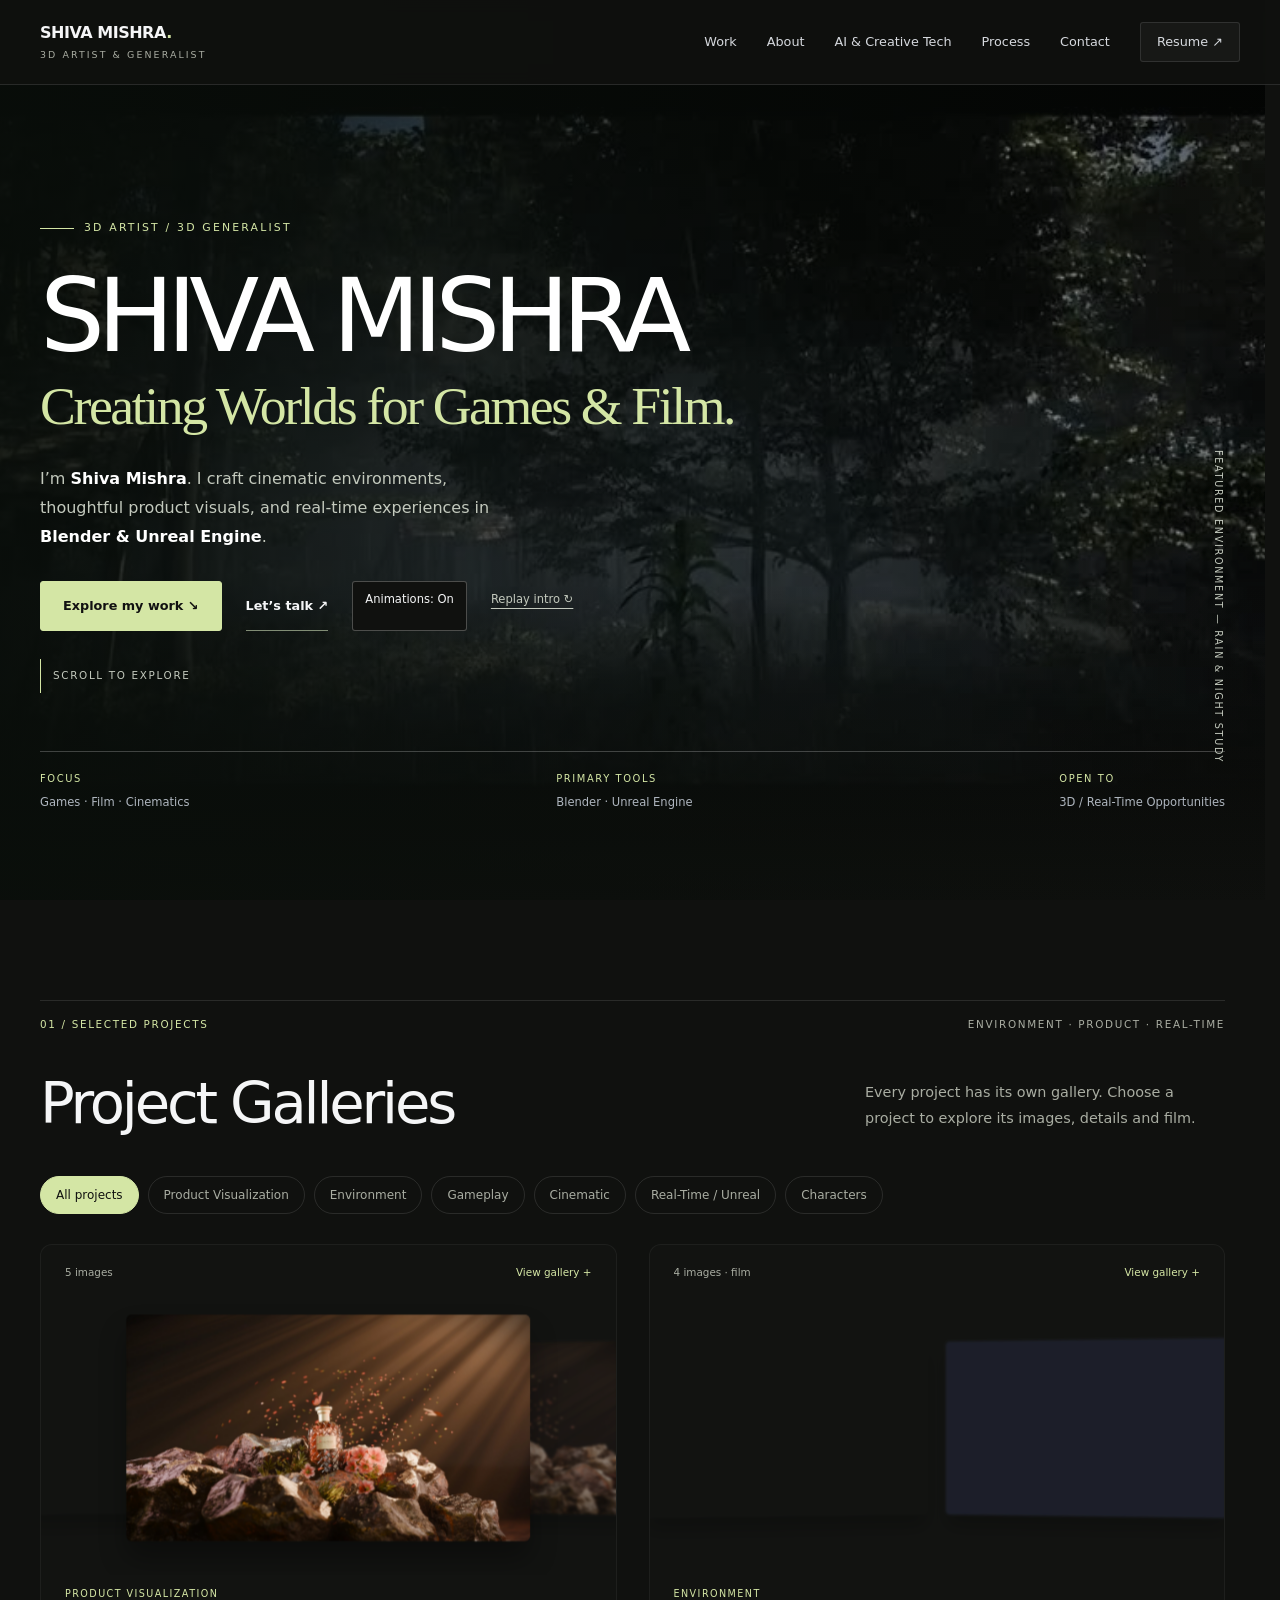
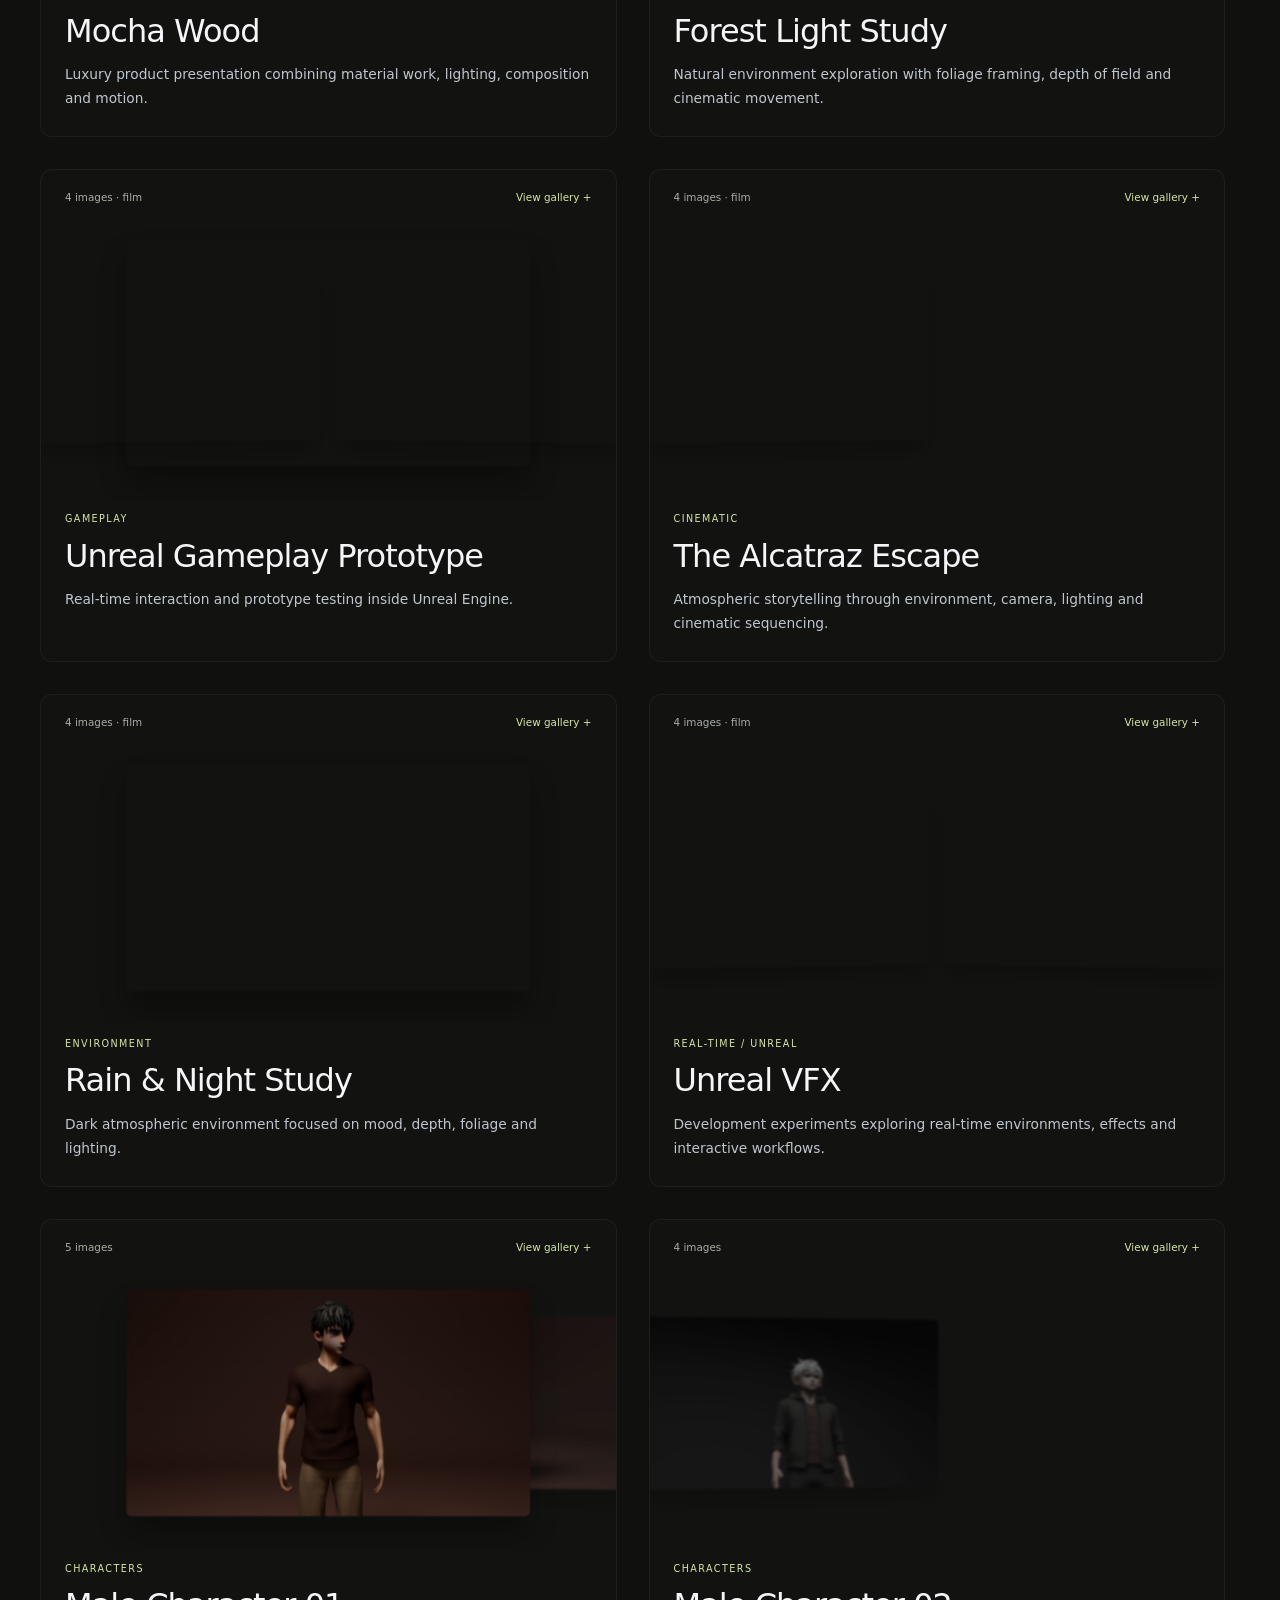
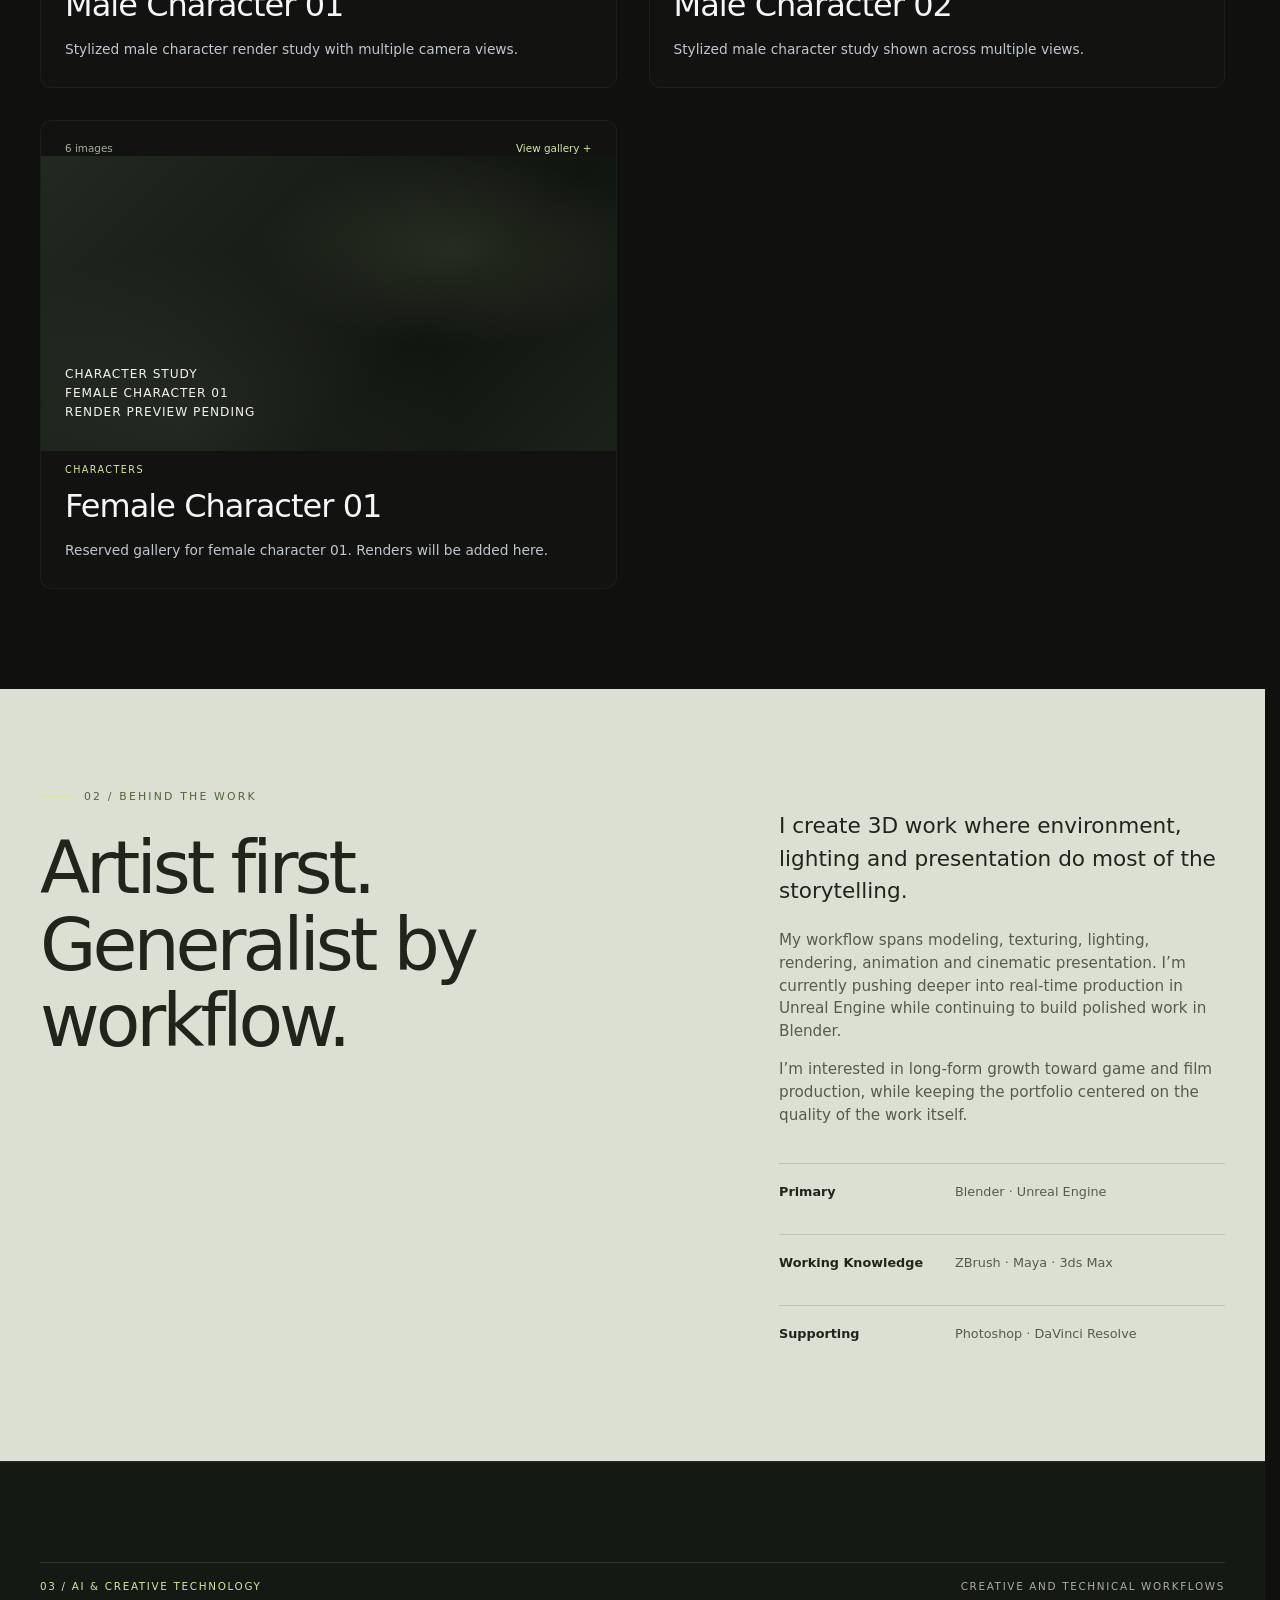
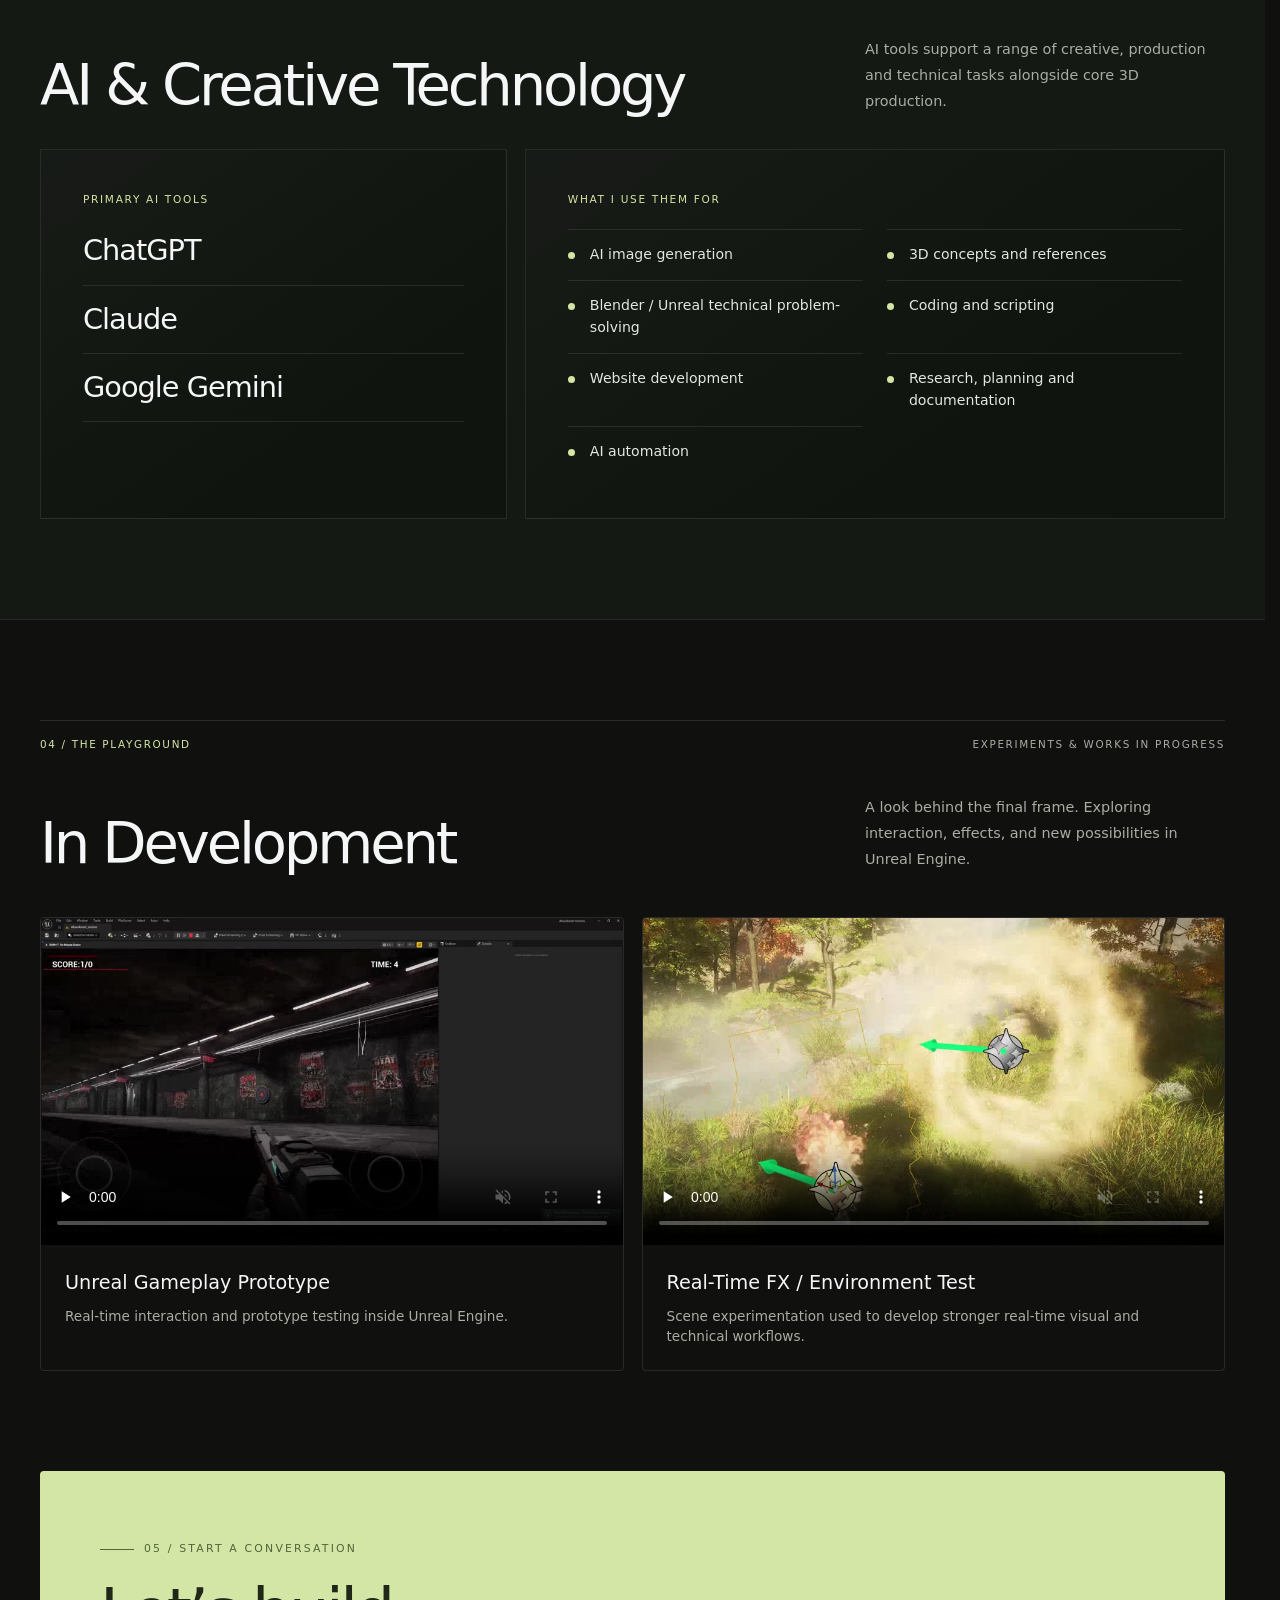
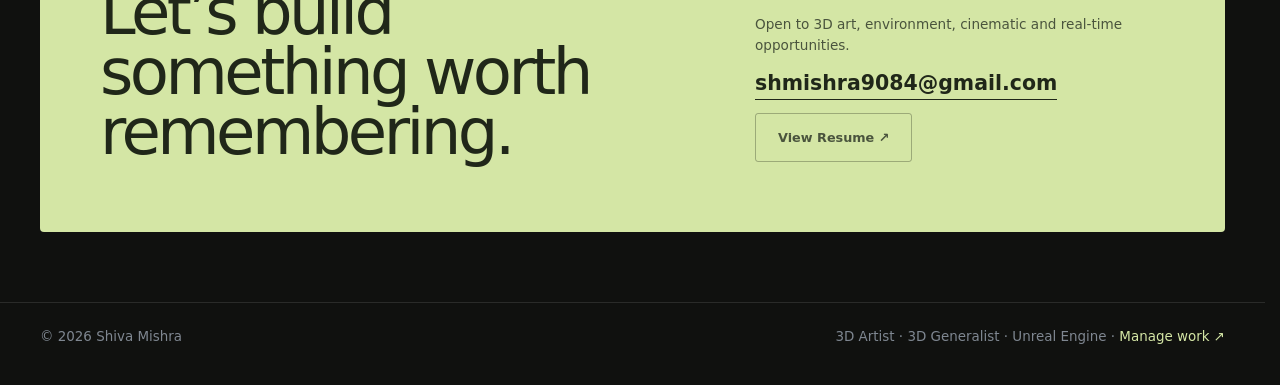
<file: index.html>
<!doctype html>
<html lang="en">
<head>
  <meta charset="utf-8" />
  <meta name="viewport" content="width=device-width, initial-scale=1" />
  <meta name="description" content="Shiva Mishra — 3D Artist & 3D Generalist. Environments, cinematics, product visualization and real-time 3D." />
  <title>Shiva Mishra — 3D Artist & 3D Generalist</title>
  <link rel="stylesheet" href="orbit-carousel.css?v=20261102-motion-controls-1">
  <link rel="stylesheet" href="portfolio-refinements.css?v=20261106-male-render-1">
  <style>
    :root{
      --bg:#08090b; --panel:#101216; --panel2:#15181d; --text:#f5f6f7; --muted:#9ca4ae;
      --line:rgba(255,255,255,.11); --accent:#d7ff62; --shadow:0 24px 80px rgba(0,0,0,.38);
      --max:1240px;
    }
    *{box-sizing:border-box} html{scroll-behavior:smooth} body{margin:0;background:var(--bg);color:var(--text);font-family:Inter,ui-sans-serif,system-ui,-apple-system,BlinkMacSystemFont,"Segoe UI",sans-serif;line-height:1.5}
    a{color:inherit;text-decoration:none} img,video{display:block;width:100%} button{font:inherit}
    .wrap{width:min(calc(100% - 40px),var(--max));margin-inline:auto}
    .nav{position:fixed;z-index:50;inset:0 0 auto 0;background:linear-gradient(to bottom,rgba(5,6,8,.82),rgba(5,6,8,.15),transparent);backdrop-filter:blur(8px)}
    .nav-inner{height:78px;display:flex;align-items:center;justify-content:space-between}.brand{font-weight:800;letter-spacing:.08em;font-size:.9rem}.brand span{color:var(--accent)}
    .nav-links{display:flex;gap:24px;align-items:center;color:#d6d9de;font-size:.9rem}.nav-links a:hover{color:#fff}.resume-link{padding:10px 14px;border:1px solid var(--line);border-radius:999px;background:rgba(255,255,255,.04)}
    .hero{position:relative;min-height:100svh;display:grid;align-items:end;overflow:hidden;background:#050608}
    .hero video{position:absolute;inset:0;width:100%;height:100%;object-fit:cover;opacity:.72;filter:saturate(.8) contrast(1.08)}
    .hero:after{content:"";position:absolute;inset:0;background:linear-gradient(90deg,rgba(4,5,7,.88) 0%,rgba(4,5,7,.58) 38%,rgba(4,5,7,.14) 72%),linear-gradient(0deg,#08090b 0%,transparent 42%)}
    .hero-content{position:relative;z-index:2;padding:180px 0 86px;max-width:820px}.eyebrow{display:flex;align-items:center;gap:10px;text-transform:uppercase;letter-spacing:.16em;font-size:.78rem;color:#d8dde3}.eyebrow:before{content:"";width:34px;height:1px;background:var(--accent)}
    h1{font-size:clamp(3.2rem,8.2vw,7.6rem);line-height:.88;letter-spacing:-.055em;margin:24px 0 28px;font-weight:850}.hero .sub{font-size:clamp(1.05rem,2vw,1.35rem);max-width:700px;color:#c4c9d0}.hero .sub strong{color:#fff}
    .hero-actions{display:flex;flex-wrap:wrap;gap:12px;margin-top:34px}.btn{display:inline-flex;align-items:center;justify-content:center;gap:10px;padding:13px 17px;border-radius:999px;border:1px solid var(--line);background:rgba(255,255,255,.05);font-weight:650}.btn.primary{background:var(--accent);color:#111;border-color:var(--accent)}
    .hero-meta{display:flex;gap:26px;flex-wrap:wrap;margin-top:40px;color:#aeb5be;font-size:.88rem}.hero-meta b{display:block;color:#fff;font-size:.98rem;margin-bottom:3px}
    section{padding:110px 0}.section-head{display:flex;align-items:end;justify-content:space-between;gap:28px;margin-bottom:34px}.section-head h2{font-size:clamp(2.2rem,5vw,4.2rem);letter-spacing:-.045em;margin:0;line-height:1}.section-head p{max-width:520px;color:var(--muted);margin:0}
    .grid{display:grid;grid-template-columns:repeat(12,1fr);gap:18px}.project{position:relative;overflow:hidden;border-radius:22px;background:var(--panel);border:1px solid var(--line);box-shadow:var(--shadow);min-height:420px}.project.large{grid-column:span 7}.project.small{grid-column:span 5}.project.half{grid-column:span 6}
    .project .media{position:absolute;inset:0}.project .media video,.project .media img{height:100%;object-fit:cover;transition:transform .6s ease,filter .5s ease}.project:hover .media video,.project:hover .media img{transform:scale(1.025)}
    .project:after{content:"";position:absolute;inset:0;background:linear-gradient(0deg,rgba(3,4,6,.94) 0%,rgba(3,4,6,.38) 46%,rgba(3,4,6,.02) 75%)}
    .project-copy{position:absolute;z-index:2;inset:auto 24px 22px}.tag{display:inline-flex;padding:7px 10px;border:1px solid rgba(255,255,255,.2);border-radius:999px;background:rgba(0,0,0,.28);backdrop-filter:blur(8px);font-size:.74rem;text-transform:uppercase;letter-spacing:.1em;color:#e8ebef}.project h3{font-size:clamp(1.5rem,2.6vw,2.2rem);margin:12px 0 5px;letter-spacing:-.03em}.project p{margin:0;color:#c0c6ce;font-size:.92rem;max-width:580px}
    .about{display:grid;grid-template-columns:1.2fr .8fr;gap:70px;align-items:start}.about h2{font-size:clamp(2.7rem,6vw,5.8rem);letter-spacing:-.055em;line-height:.92;margin:0}.about-copy{color:#b7bec7;font-size:1.08rem}.about-copy p:first-child{color:#fff;font-size:1.28rem}
    .tool-groups{margin-top:36px;display:grid;gap:15px}.tool-row{padding:18px 0;border-top:1px solid var(--line);display:grid;grid-template-columns:160px 1fr;gap:16px}.tool-row b{color:#fff}.tool-row span{color:#9da5af}
    .process{background:var(--panel);border-block:1px solid var(--line)}.process-grid{display:grid;grid-template-columns:1fr 1fr;gap:18px}.process-card{border:1px solid var(--line);border-radius:20px;overflow:hidden;background:#0b0d10}.process-card video{aspect-ratio:16/9;object-fit:cover}.process-body{padding:22px}.process-body h3{margin:0 0 8px;font-size:1.35rem}.process-body p{margin:0;color:var(--muted)}
    .contact{padding-bottom:70px}.contact-box{border:1px solid var(--line);border-radius:28px;padding:clamp(28px,6vw,70px);background:radial-gradient(circle at 90% 15%,rgba(215,255,98,.13),transparent 28%),var(--panel);display:grid;grid-template-columns:1.2fr .8fr;gap:40px;align-items:end}.contact h2{font-size:clamp(2.8rem,6vw,5.7rem);letter-spacing:-.055em;line-height:.94;margin:0}.contact-right{display:flex;flex-direction:column;align-items:flex-start;gap:13px;color:#c1c7cf}.email{font-size:clamp(1.1rem,2vw,1.45rem);font-weight:700;color:#fff;border-bottom:1px solid var(--accent)}
    footer{border-top:1px solid var(--line);padding:24px 0 38px;color:#7f8791;font-size:.84rem}.footer-inner{display:flex;justify-content:space-between;gap:20px;flex-wrap:wrap}
    .modal{position:fixed;z-index:100;inset:0;background:rgba(0,0,0,.9);display:none;align-items:center;justify-content:center;padding:26px}.modal.open{display:flex}.modal-shell{width:min(1100px,100%);background:#0b0d10;border:1px solid var(--line);border-radius:20px;overflow:hidden;box-shadow:var(--shadow)}.modal video{max-height:72vh;background:#000}.modal-bar{padding:14px 16px;display:flex;justify-content:space-between;align-items:center}.close{border:0;background:#1a1d22;color:#fff;padding:9px 13px;border-radius:999px;cursor:pointer}
    @media(max-width:900px){.nav-links a:not(.resume-link){display:none}.project.large,.project.small,.project.half{grid-column:span 12}.project{min-height:360px}.about,.contact-box,.process-grid{grid-template-columns:1fr}.tool-row{grid-template-columns:1fr;gap:5px}.hero-content{padding-bottom:62px}.section-head{align-items:start;flex-direction:column}.contact-right{align-items:flex-start}}
    @media(max-width:560px){.wrap{width:min(calc(100% - 24px),var(--max))}.nav-inner{height:66px}.hero-content{padding-top:140px}.hero-actions{flex-direction:column;align-items:stretch}.btn{width:100%}section{padding:82px 0}.project{min-height:320px}.project-copy{inset:auto 18px 18px}.hero-meta{gap:18px}}
    @media(prefers-reduced-motion:reduce){html:not([data-motion="on"]){scroll-behavior:auto}html:not([data-motion="on"]) .project .media video,html:not([data-motion="on"]) .project .media img{transition:none}}

    /* Cinematic portfolio: generous type, framed imagery, quiet detail. */
    :root{--bg:#10110f;--panel:#191b17;--muted:#a9ada2;--accent:#d4e6a5;--max:1320px}
    ::selection{background:var(--accent);color:var(--bg)}
    :focus-visible{outline:2px solid var(--accent);outline-offset:6px}
    section,header{scroll-margin-top:90px}
    .wrap{width:min(calc(100% - 80px),var(--max))}
    .nav{background:rgba(16,17,15,.9);border-bottom:1px solid var(--line)}
    .nav-inner{height:84px}.brand{font-size:1rem;letter-spacing:-.03em}.brand small{display:block;font-size:.59rem;font-weight:400;letter-spacing:.22em;color:var(--muted);margin-top:3px}
    .nav-links{font-size:.8rem;gap:30px}.resume-link{border-radius:3px;padding:9px 16px}
    .hero{min-height:850px;height:100svh;max-height:1150px;align-items:center;background:#151b16}
    .hero>video{opacity:.85;object-position:60% center;filter:saturate(.65)}
    .hero:after{background:linear-gradient(90deg,rgba(9,14,10,.86),rgba(9,14,10,.45) 55%,rgba(9,14,10,.08)),linear-gradient(0deg,rgba(16,17,15,.92),transparent 35%)}
    .hero-content{max-width:var(--max);padding:160px 0 140px}.eyebrow{font-size:.68rem;letter-spacing:.2em;color:var(--accent)}
    h1{font-size:clamp(4rem,7.6vw,7.6rem);font-weight:500;line-height:.99;letter-spacing:-.065em;max-width:960px;margin:30px 0}
    h1 em{font-family:Georgia,serif;font-weight:400;color:var(--accent);letter-spacing:-.065em}
    .hero .sub{font-size:1rem;max-width:450px;line-height:1.8;color:#c3c9bd}
    .hero-actions{margin-top:30px;gap:24px}.btn{border-radius:3px;font-size:.8rem;padding:14px 22px;transition:background .2s,transform .2s}.btn:hover{transform:translateY(-2px);background:#30372a}.btn.primary:hover{background:#e4f4bf}
    .hero-actions .btn:not(.primary){border:0;background:transparent;padding-inline:0;border-bottom:1px solid #818d75;border-radius:0}
    .hero-meta{position:absolute;bottom:28px;left:0;right:0;border-top:1px solid rgba(255,255,255,.22);padding-top:20px;justify-content:space-between;font-size:.72rem}.hero-meta b{font-size:.62rem;text-transform:uppercase;letter-spacing:.16em;font-weight:400;color:var(--accent);margin-bottom:7px}
    .hero-caption{position:absolute;right:40px;top:50%;z-index:2;writing-mode:vertical-rl;font-size:.6rem;letter-spacing:.18em;color:#c3c9bd;text-transform:uppercase}
    .section-label{display:flex;justify-content:space-between;border-top:1px solid var(--line);padding-top:16px;margin-bottom:42px;font-size:.65rem;letter-spacing:.16em;text-transform:uppercase;color:var(--muted)}
    .section-label span:first-child{color:var(--accent)}
    section{padding:100px 0}.section-head{margin-bottom:44px}.section-head h2{font-size:clamp(2.5rem,4.5vw,4.4rem);font-weight:400;letter-spacing:-.055em}.section-head p{max-width:360px;font-size:.9rem;line-height:1.8}
    .grid{gap:42px 24px}.project{min-height:460px;border:0;border-radius:4px;box-shadow:none;cursor:pointer}.project.half{min-height:400px}
    .project:after{background:linear-gradient(0deg,rgba(5,8,5,.94),rgba(5,8,5,.18) 45%,transparent 75%)}
    .project .media img,.project .media video{transition:transform .7s}.project:hover .media img,.project:hover .media video{transform:scale(1.045)}
    .project-copy{inset:auto 28px 26px}.tag{border:0;border-radius:0;padding:0;background:none;backdrop-filter:none;color:var(--accent);font-size:.6rem;letter-spacing:.15em}.project h3{font-weight:450;font-size:1.85rem;margin-top:9px}.project p{font-size:.8rem;line-height:1.7;max-width:440px}
    .project-watch{position:absolute;z-index:3;top:22px;right:22px;display:flex;align-items:center;gap:9px;font-size:.65rem;background:rgba(10,15,10,.65);border:1px solid #ffffff40;padding:9px 13px;border-radius:30px;backdrop-filter:blur(12px)}
    .project:hover .project-watch{background:var(--accent);color:#151b12}
    #about{background:#dce0d3;color:#20251b}#about .eyebrow{color:#52653b}#about .about h2{font-weight:400;font-size:clamp(3rem,5.7vw,5.6rem);line-height:1.05;margin-top:25px}#about .about-copy{color:#535c4d;font-size:.95rem}#about .about-copy p:first-child{color:#20251b;font-size:1.35rem}#about .tool-row{border-color:#20251b26}#about .tool-row b{color:#20251b;font-size:.8rem}#about .tool-row span{color:#535c4d;font-size:.8rem}
    .process{background:var(--bg);border:0}.process-card{border-radius:4px;background:transparent}.process-body{padding:24px}.process-body h3{font-weight:450;font-size:1.2rem}.process-body p{font-size:.85rem}
    .contact{padding-top:0}.contact-box{border-radius:4px;padding:70px 60px;background:var(--accent);color:#202719;border:0}.contact .eyebrow{color:#52653b}.contact .eyebrow:before{background:#52653b}.contact h2{font-weight:400;font-size:clamp(2.6rem,5vw,5rem);margin-top:24px}.contact-right{color:#4a543d;font-size:.85rem}.email{color:#202719;border-bottom-color:#202719;font-size:clamp(1rem,1.6vw,1.3rem);overflow-wrap:anywhere}.contact .btn{border-color:#20271950;background:transparent}.contact .btn:hover{background:#20271910}
    .modal-shell{border-radius:5px}.close{border-radius:3px}.modal-bar{gap:20px}.modal-bar strong{font-size:.85rem}
    @media(max-width:900px){.wrap{width:calc(100% - 40px)}.hero{min-height:820px}.hero-content{padding-top:140px}.hero-caption{right:12px}.hero-meta{gap:20px}.project{min-height:440px}.about{gap:35px}.contact-box{padding:40px}.contact-right{gap:20px}}
    @media(max-width:560px){.nav-inner{height:72px}.nav-links{gap:12px}.nav-links a[href="#work"]{display:block}.nav-links .resume-link{padding:8px 12px}.hero{min-height:850px;max-height:none;height:auto}.hero-content{padding:150px 0 220px}h1{font-size:clamp(3.3rem,14vw,4.8rem)}.hero .sub{font-size:.9rem}.hero-actions{flex-direction:row;align-items:center;gap:18px}.hero-actions .btn{width:auto}.hero-meta{bottom:28px;display:grid;grid-template-columns:1fr 1fr;gap:18px}.hero-meta div:last-child{grid-column:span 2}.hero-caption{display:none}section{padding:70px 0}.section-label{margin-bottom:28px;font-size:.58rem}.project,.project.half{min-height:380px}.project-copy{inset:auto 20px 20px}.project h3{font-size:1.6rem}.project-watch{top:16px;right:16px}.grid{gap:22px}.contact-box{padding:32px 24px}.tool-row{grid-template-columns:1fr}.modal{padding:12px}}
    @media(prefers-reduced-motion:reduce){html:not([data-motion="on"]) *,html:not([data-motion="on"]) *:before,html:not([data-motion="on"]) *:after{scroll-behavior:auto!important;transition:none!important;animation:none!important}}
    .menu-toggle{display:none;background:transparent;border:1px solid var(--line);color:var(--text);padding:9px 13px;border-radius:3px;cursor:pointer;font-size:.75rem}
    .skip-link{position:fixed;top:10px;left:20px;z-index:200;transform:translateY(-160%);background:var(--accent);color:#151b12;padding:12px 18px}.skip-link:focus{transform:translateY(0)}
    .nav-links a[aria-current="location"]{color:var(--accent)}
    @media(max-width:900px){.menu-toggle{display:block}.nav-links{display:none;position:absolute;top:100%;left:0;right:0;background:var(--bg);padding:24px 20px;border-bottom:1px solid var(--line);flex-direction:column;align-items:stretch;gap:0}.nav-links.is-open{display:flex}.nav-links a,.nav-links a:not(.resume-link){display:block;padding:14px 0}.nav-links .resume-link{margin-top:12px;padding:12px;text-align:center}}
    /* Motion uses only opacity and transforms; content remains visible without JavaScript. */
    .project-watch{transition:background .25s,color .25s,transform .25s}
    .project:focus-visible .project-watch{background:var(--accent);color:#151b12}
    .project:focus-visible .media img,.project:focus-visible .media video{transform:scale(1.045)}
    .btn:active{transform:translateY(0) scale(.98)}
    @media(hover:hover) and (prefers-reduced-motion:no-preference){
      .project:hover .project-watch{transform:translateY(-3px)}
      .resume-link{transition:background .2s,border-color .2s}
      .resume-link:hover{background:#d4e6a51a;border-color:var(--accent)}
    }
    @media(prefers-reduced-motion:reduce){
      html:not([data-motion="on"]) .btn:hover,html:not([data-motion="on"]) .btn:active,html:not([data-motion="on"]) .project:hover .media img,html:not([data-motion="on"]) .project:hover .media video,
      html:not([data-motion="on"]) .project:focus-visible .media img,html:not([data-motion="on"]) .project:focus-visible .media video{transform:none}
    }
    .hero-line{display:block}
    .replay-intro{display:none;background:none;border:0;color:#c3c9bd;font:inherit;font-size:.72rem;cursor:pointer;padding:10px 0;text-decoration:underline;text-underline-offset:5px}
    .scroll-cue{display:inline-flex;align-items:center;gap:12px;margin-top:28px;font-size:.65rem;letter-spacing:.16em;text-transform:uppercase;color:#c3c9bd}
    .scroll-track{width:1px;height:34px;overflow:hidden;background:#ffffff30;position:relative}
    .scroll-track:after{content:"";position:absolute;inset:0;background:var(--accent);transform-origin:top}
    @keyframes scroll-flow{0%{transform:translateY(-100%)}60%,100%{transform:translateY(100%)}}
    html[data-motion="on"] .replay-intro.is-ready{display:inline-flex}html[data-motion="on"] .scroll-track:after{animation:scroll-flow 2s cubic-bezier(.65,0,.35,1) infinite}
    @media(max-width:560px){.hero-actions{row-gap:10px}.replay-intro{flex-basis:100%;text-align:left}.hero-content{padding-bottom:240px}}
    .motion-toggle{display:none;border:1px solid #ffffff40;border-radius:3px;background:#10110f;color:var(--text);padding:9px 12px;font:inherit;font-size:.72rem;cursor:pointer}
    .motion-toggle.is-ready{display:inline-flex}
    html[data-motion="off"] *,html[data-motion="off"] *:before,html[data-motion="off"] *:after{animation:none!important;transition:none!important;scroll-behavior:auto!important}
    html[data-motion="off"] .btn:hover,html[data-motion="off"] .btn:active,html[data-motion="off"] .project .media img,html[data-motion="off"] .project .media video{transform:none!important}
    .gallery-view[hidden],#modalVideo[hidden],.gallery-controls[hidden],.media-switch[hidden]{display:none!important}
    .gallery-frame{position:relative;aspect-ratio:16/10;max-height:65vh;background:#050705;overflow:hidden;touch-action:pan-y}
    .gallery-frame>img{height:100%;width:100%;object-fit:contain}
    .gallery-controls{display:flex;align-items:center;justify-content:space-between;gap:12px;padding:12px 16px;font-size:.8rem}
    .gallery-controls button,.media-switch{border:1px solid var(--line);background:#191e15;color:var(--text);border-radius:3px;padding:8px 12px;cursor:pointer}
    .gallery-thumbs{display:flex;gap:9px;overflow-x:auto;padding:0 16px 12px;max-width:100%}
    .gallery-thumbs button{flex-shrink:0;padding:2px;border:2px solid transparent;background:none;cursor:pointer;border-radius:3px}
    .gallery-thumbs button[aria-pressed="true"]{border-color:var(--accent)}
    .gallery-thumbs img{width:64px;height:45px;object-fit:cover}
    .project .media .slide-image{position:absolute;inset:0;height:100%;object-fit:cover}
    .gallery-badge{position:absolute;z-index:3;top:22px;left:22px;border:1px solid #ffffff40;border-radius:30px;background:#10150dbb;padding:8px 12px;font-size:.65rem;pointer-events:none}
    .project-watch{pointer-events:none}.studio-link{color:var(--accent)}
    .modal-bar>div{display:flex;gap:12px}.modal-shell{max-height:95svh;overflow:auto}
    @media(max-width:560px){.gallery-controls{gap:6px;padding:10px;font-size:.7rem}.gallery-controls button{padding:8px}.modal-bar{flex-wrap:wrap}.gallery-badge{left:16px;top:16px}}
    .project-category-filters{display:flex;gap:9px;flex-wrap:wrap;margin:0 0 30px}.project-category-filters[hidden]{display:none}.project-category-filters button{font:inherit;font-size:.75rem;cursor:pointer;background:transparent;color:var(--muted);padding:9px 15px;border:1px solid var(--line);border-radius:30px}.project-category-filters button[aria-pressed="true"]{background:var(--accent);color:var(--bg);border-color:var(--accent)}#work .project[hidden]{display:none!important}
    .project .media.project-preview-media{inset:14px 0 130px}.project-orbit-preview.orbit-stage{height:100%;width:100%;background:none;pointer-events:none;cursor:inherit}.project-orbit-preview .orbit-slide{height:85%;width:59%;border-radius:6px}.project .media .orbit-slide>img{object-fit:contain;transform:none!important}.project-orbit-preview .orbit-slide-caption{font-size:.6rem}.project:after{pointer-events:none}
    @media(max-width:560px){.project .media.project-preview-media{inset:12px 0 140px}.project-orbit-preview .orbit-slide{height:82%;width:60%}}
  </style>
</head>
<body>
  <a class="skip-link" href="#main">Skip to content</a>
  <nav class="nav">
    <div class="wrap nav-inner">
      <a class="brand" href="#top">SHIVA MISHRA<span>.</span><small>3D ARTIST & GENERALIST</small></a>
      <button class="menu-toggle" type="button" aria-expanded="false" aria-controls="navigation">Menu +</button>
      <div class="nav-links" id="navigation">
        <a href="#work">Work</a><a href="#about">About</a><a href="#ai-creative">AI &amp; Creative Tech</a><a href="#process">Process</a><a href="#contact">Contact</a>
        <a class="resume-link" href="shiva-mishra-resume.pdf" target="_blank" rel="noopener">Resume ↗</a>
      </div>
    </div>
  </nav>

  <header class="hero" id="top">
    <video autoplay muted loop playsinline poster="assets/projects/environment/rain-night/render-01.jpg"><source src="assets/projects/environment/rain-night/film.mp4" type="video/mp4"></video>
    <div class="wrap hero-content">
      <div class="eyebrow">3D Artist / 3D Generalist</div>
      <h1><span class="hero-name">SHIVA MISHRA</span><span class="hero-line hero-title">Creating Worlds for Games &amp; Film.</span></h1>
      <p class="sub">I’m <strong>Shiva Mishra</strong>. I craft cinematic environments, thoughtful product visuals, and real-time experiences in <strong>Blender & Unreal Engine</strong>.</p>
      <div class="hero-actions">
        <a class="btn primary" href="#work">Explore my work ↘</a>
        <a class="btn" href="mailto:shmishra9084@gmail.com">Let’s talk ↗</a>
        <button class="motion-toggle" type="button" aria-pressed="false">Animations: Off</button>
        <button class="replay-intro" type="button" aria-label="Replay introduction animation">Replay intro ↻</button>
      </div>
      <a class="scroll-cue" href="#work"><span class="scroll-track" aria-hidden="true"></span>Scroll to explore</a>
      <div class="hero-meta">
        <div><b>Focus</b>Games · Film · Cinematics</div>
        <div><b>Primary Tools</b>Blender · Unreal Engine</div>
        <div><b>Open To</b>3D / Real-Time Opportunities</div>
      </div>
    </div>
    <span class="hero-caption">Featured environment — Rain & Night Study</span>
  </header>

  <main id="main">
    <section id="work">
      <div class="wrap">
        <div class="section-label"><span>01 / Selected projects</span><span>Environment · Product · Real-time</span></div>
        <div class="section-head"><h2>Project Galleries</h2><p>Every project has its own gallery. Choose a project to explore its images, details and film.</p></div>
        <nav class="project-category-filters" id="workCategoryFilters" aria-label="Filter project galleries" hidden></nav>
        <div class="grid">
          <a class="project small" href="gallery.html?project=project-2">
            <div class="media"><img loading="lazy" decoding="async" src="assets/projects/mocha-wood/render-01.jpeg" alt="Mocha Wood perfume — hero product render"></div>
            <div class="project-copy"><span class="tag">Product Visualization</span><h3>Mocha Wood</h3><p>Luxury product presentation combining material work, lighting, composition and motion.</p></div>
          </a>
          <a class="project half" href="gallery.html?project=project-4">
            <div class="media"><img loading="lazy" decoding="async" src="assets/projects/environment/forest/render-01.jpg" alt="Forest Light Study"></div>
            <div class="project-copy"><span class="tag">Environment</span><h3>Forest Light Study</h3><p>Natural environment exploration with foliage framing, depth of field and cinematic movement.</p></div>
          </a>
          <a class="project half" href="gallery.html?project=gameplay-prototype">
            <div class="media"><img loading="lazy" decoding="async" src="assets/projects/gameplay/render-01.jpg" alt="Unreal gameplay prototype screenshot"></div>
            <div class="project-copy"><span class="tag">Gameplay</span><h3>Unreal Gameplay Prototype</h3><p>Real-time interaction and prototype testing inside Unreal Engine.</p></div>
          </a>
          <a class="project large" href="gallery.html?project=project-1">
            <div class="media"><img loading="lazy" decoding="async" src="assets/projects/environment/alcatraz/render-01.jpg" alt="The Alcatraz Escape"></div>
            <div class="project-copy"><span class="tag">Cinematic</span><h3>The Alcatraz Escape</h3><p>Atmospheric storytelling through environment, camera, lighting and cinematic sequencing.</p></div>
          </a>
          <a class="project half" href="gallery.html?project=project-3">
            <div class="media"><img loading="lazy" decoding="async" src="assets/projects/environment/rain-night/render-01.jpg" alt="Rain &amp; Night Study"></div>
            <div class="project-copy"><span class="tag">Environment</span><h3>Rain &amp; Night Study</h3><p>Dark atmospheric environment focused on mood, depth, foliage and lighting.</p></div>
          </a>
          <a class="project small" href="gallery.html?project=project-6">
            <div class="media"><img loading="lazy" decoding="async" src="assets/projects/unreal-vfx/render-01.jpg" alt="Real-Time Scene Tests"></div>
            <div class="project-copy"><span class="tag">Real-Time / Unreal</span><h3>Unreal VFX</h3><p>Development experiments exploring real-time environments, effects and interactive workflows.</p></div>
          </a>
          <a class="project half" href="gallery.html?project=male-character-01">
            <div class="media"><img loading="lazy" decoding="async" src="assets/projects/characters/male-01/render-01.jpg" alt="Male Character 01 — character render 01"></div>
            <div class="project-copy"><span class="tag">Characters</span><h3>Male Character 01</h3><p>Stylized male character render study with multiple camera views.</p></div>
          </a>
          <a class="project half" href="gallery.html?project=male-character-02">
            <div class="media"><img loading="lazy" decoding="async" src="assets/projects/characters/male-02/render-01.jpg" alt="Male Character 02 — render 01"></div>
            <div class="project-copy"><span class="tag">Characters</span><h3>Male Character 02</h3><p>Stylized male character study shown across multiple views.</p></div>
          </a>
          <a class="project half" href="gallery.html?project=female-character-01">
            <div class="media"><img loading="lazy" decoding="async" src="assets/projects/characters/female-01/render-01.jpg" alt="Female Character 01 — render slot 01"></div>
            <div class="project-copy"><span class="tag">Characters</span><h3>Female Character 01</h3><p>Reserved gallery for female character 01. Renders will be added here.</p></div>
          </a>
        </div>
      </div>
    </section>

    <section id="about">
      <div class="wrap about">
        <div><div class="eyebrow">02 / Behind the work</div><h2>Artist first. Generalist by workflow.</h2></div>
        <div class="about-copy">
          <p>I create 3D work where environment, lighting and presentation do most of the storytelling.</p>
          <p>My workflow spans modeling, texturing, lighting, rendering, animation and cinematic presentation. I’m currently pushing deeper into real-time production in Unreal Engine while continuing to build polished work in Blender.</p>
          <p>I’m interested in long-form growth toward game and film production, while keeping the portfolio centered on the quality of the work itself.</p>
          <div class="tool-groups">
            <div class="tool-row"><b>Primary</b><span>Blender · Unreal Engine</span></div>
            <div class="tool-row"><b>Working Knowledge</b><span>ZBrush · Maya · 3ds Max</span></div>
            <div class="tool-row"><b>Supporting</b><span>Photoshop · DaVinci Resolve</span></div>
          </div>
        </div>
      </div>
    </section>

    <section id="ai-creative" class="ai-creative">
      <div class="wrap">
        <div class="section-label"><span>03 / AI &amp; creative technology</span><span>Creative and technical workflows</span></div>
        <div class="section-head"><h2>AI &amp; Creative Technology</h2><p>AI tools support a range of creative, production and technical tasks alongside core 3D production.</p></div>
        <div class="ai-layout">
          <div class="ai-tools-panel">
            <p class="ai-overline">Primary AI Tools</p>
            <div class="ai-tool-list"><span>ChatGPT</span><span>Claude</span><span>Google Gemini</span></div>
          </div>
          <div class="ai-capabilities">
            <p class="ai-overline">What I Use Them For</p>
            <ul>
              <li>AI image generation</li>
              <li>3D concepts and references</li>
              <li>Blender / Unreal technical problem-solving</li>
              <li>Coding and scripting</li>
              <li>Website development</li>
              <li>Research, planning and documentation</li>
              <li>AI automation</li>
            </ul>
          </div>
        </div>
      </div>
    </section>

    <section class="process" id="process">
      <div class="wrap">
        <div class="section-label"><span>04 / The playground</span><span>Experiments & works in progress</span></div><div class="section-head"><h2>In Development</h2><p>A look behind the final frame. Exploring interaction, effects, and new possibilities in Unreal Engine.</p></div>
        <div class="process-grid">
          <article class="process-card"><video preload="none" controls muted playsinline poster="assets/projects/gameplay/render-01.jpg"><source src="assets/projects/gameplay/film.mp4"></video><div class="process-body"><h3>Unreal Gameplay Prototype</h3><p>Real-time interaction and prototype testing inside Unreal Engine.</p></div></article>
          <article class="process-card"><video preload="none" controls muted playsinline poster="assets/projects/unreal-vfx/render-01.jpg"><source src="assets/projects/unreal-vfx/film.mp4"></video><div class="process-body"><h3>Real-Time FX / Environment Test</h3><p>Scene experimentation used to develop stronger real-time visual and technical workflows.</p></div></article>
        </div>
      </div>
    </section>

    <section class="contact" id="contact">
      <div class="wrap contact-box">
        <div><div class="eyebrow">05 / Start a conversation</div><h2>Let’s build something worth remembering.</h2></div>
        <div class="contact-right"><span>Open to 3D art, environment, cinematic and real-time opportunities.</span><a class="email" href="mailto:shmishra9084@gmail.com">shmishra9084@gmail.com</a><a class="btn" href="shiva-mishra-resume.pdf" target="_blank" rel="noopener">View Resume ↗</a></div>
      </div>
    </section>
  </main>

  <footer><div class="wrap footer-inner"><span>© 2026 Shiva Mishra</span><span>3D Artist · 3D Generalist · Unreal Engine · <a class="studio-link" href="admin.html">Manage work ↗</a></span></div></footer>

  <dialog class="project-dialog" id="modal" aria-labelledby="modalTitle">
    <div class="dialog-shell">
      <header class="dialog-header"><div><span id="overlayCategory" class="eyebrow"></span><h2 id="modalTitle"></h2></div><div class="dialog-actions"><button id="overlayMotionToggle" type="button" aria-pressed="false">Enable animation</button><button id="overlayFilmToggle" type="button" hidden>Watch film</button><button id="closeModal" type="button" aria-label="Close project gallery">Close ✕</button></div></header>
      <p id="overlayMotionNotice" class="motion-notice" role="status" hidden>Smooth animation is off for this browser. Choose “Enable animation” or “Auto-rotate” to turn it on.</p>
      <div id="overlayDeck"></div>
      <div id="overlayFilm" class="overlay-film" hidden><video id="modalVideo" controls playsinline preload="none"></video></div>
      <p class="dialog-hint">Drag or swipe to explore · Arrow keys to move · Esc to close</p>
    </div>
  </dialog>
  <script>
    const modal=document.getElementById('modal'), mv=document.getElementById('modalVideo'), mt=document.getElementById('modalTitle');
    const reducedMotion=window.matchMedia('(prefers-reduced-motion: reduce)');
    let motionPreference='system';
    try{const saved=localStorage.getItem('portfolio-motion');if(saved==='on'||saved==='off')motionPreference=saved}catch{}
    function motionEnabled(){return motionPreference==='on'||(motionPreference==='system'&&!reducedMotion.matches)}
    function updateMotionControl(){
      const enabled=motionEnabled();document.documentElement.dataset.motion=enabled?'on':'off';
      motionToggle.textContent='Animations: '+(enabled?'On':'Off');motionToggle.setAttribute('aria-pressed',String(enabled));
    }
    const motionToggle=document.querySelector('.motion-toggle');motionToggle.classList.add('is-ready');updateMotionControl();
    const runningAnimations=new Set();
    function animate(element,frames,options){
      if(!motionEnabled()||!element.animate)return null;
      const animation=element.animate(frames,options);
      runningAnimations.add(animation);
      const clean=()=>runningAnimations.delete(animation);
      animation.finished.then(clean,clean);
      return animation;
    }
    const entranceFrames=[{opacity:0,transform:'translateY(48px)'},{opacity:1,transform:'translateY(0)'}];
    const entranceOptions={duration:1000,easing:'cubic-bezier(.2,.7,.2,1)',fill:'backwards'};
    const introElements=[...document.querySelectorAll('.hero-content > .eyebrow, .hero-line, .hero-content .sub, .hero-actions, .scroll-cue, .hero-meta')];
    function playIntro(){
      introElements.forEach((element,index)=>{
        element.getAnimations().forEach(animation=>animation.cancel());
        const frames=element.matches('.hero-line')?[{opacity:0,transform:'translateY(60px) rotate(2deg)'},{opacity:1,transform:'translateY(0) rotate(0deg)'}]:entranceFrames;
        animate(element,frames,{...entranceOptions,delay:index*140});
      });
    }
    const replayIntro=document.querySelector('.replay-intro');
    replayIntro.classList.add('is-ready');replayIntro.addEventListener('click',playIntro);
    playIntro();
    const revealedElements=new Set();
    const revealObserver=new IntersectionObserver(entries=>{
      entries.forEach(({target,isIntersecting})=>{
        if(!isIntersecting)return;
        const frames=target.matches('.project, .process-card')?[{opacity:0,transform:'translateY(56px) scale(.96)'},{opacity:1,transform:'translateY(0) scale(1)'}]:entranceFrames;
        animate(target,frames,{...entranceOptions,delay:Number(target.dataset.revealDelay||0)});
        revealedElements.add(target);revealObserver.unobserve(target);
      });
    },{threshold:.12});
    document.querySelectorAll('.section-label, .section-head, .project, .about > div, .process-card, .contact-box').forEach(element=>{
      if(element.matches('.project, .process-card')){
        const siblings=[...element.parentElement.children];
        element.dataset.revealDelay=window.innerWidth>900?(siblings.indexOf(element)%2)*180:0;
      }
      revealObserver.observe(element);
    });
    function applyMotionPreference(){
      updateMotionControl();
      if(!motionEnabled())runningAnimations.forEach(animation=>animation.cancel());
      else document.querySelectorAll('.section-label, .section-head, .project, .about > div, .process-card, .contact-box').forEach(element=>{if(!revealedElements.has(element))revealObserver.observe(element)});
      syncMotion();window.dispatchEvent(new Event('portfolio-motion-change'));
    }
    reducedMotion.addEventListener('change',applyMotionPreference);
    function setMotionPreference(preference){
      if(!['on','off','system'].includes(preference))return;
      motionPreference=preference;try{localStorage.setItem('portfolio-motion',preference)}catch{}
      applyMotionPreference();
    }
    motionToggle.addEventListener('click',()=>{setMotionPreference(motionEnabled()?'off':'on');if(motionEnabled())playIntro()});
    const ambientVideos=[...document.querySelectorAll('video[autoplay], video[data-ambient]')];
    const visibleVideos=new Set();
    const videoObserver=new IntersectionObserver(entries=>{entries.forEach(({target,isIntersecting})=>{if(isIntersecting)visibleVideos.add(target);else visibleVideos.delete(target)});syncMotion()},{threshold:.1});
    ambientVideos.forEach(video=>{video.removeAttribute('autoplay');videoObserver.observe(video)});
    function syncMotion(){ambientVideos.forEach(video=>{
      if(!motionEnabled()||document.hidden||modal.classList.contains('open')||!visibleVideos.has(video)){video.pause();return}
      const source=video.querySelector('source[data-src]');if(source){source.src=source.dataset.src;source.removeAttribute('data-src');video.load()}
      video.play().catch(()=>{});
    })}
    syncMotion();reducedMotion.addEventListener('change',syncMotion);document.addEventListener('visibilitychange',syncMotion);
    const menuButton=document.querySelector('.menu-toggle'),navigation=document.getElementById('navigation');
    function closeMenu(){menuButton.setAttribute('aria-expanded','false');menuButton.textContent='Menu +';navigation.classList.remove('is-open')}
    menuButton.addEventListener('click',()=>{const open=menuButton.getAttribute('aria-expanded')!=='true';menuButton.setAttribute('aria-expanded',String(open));menuButton.textContent=open?'Close −':'Menu +';navigation.classList.toggle('is-open',open)});
    navigation.querySelectorAll('a').forEach(link=>link.addEventListener('click',closeMenu));
    document.addEventListener('keydown',e=>{if(e.key==='Escape'&&menuButton.getAttribute('aria-expanded')==='true'){closeMenu();menuButton.focus()}});
    window.portfolioUI={animate,motionEnabled,setMotionPreference,syncMotion,revealObserver,videoObserver,ambientVideos,visibleVideos};
  </script>
  <script type="module" src="portfolio-gallery.js?v=20261102-motion-controls-1"></script>
</body>
</html>
</file>
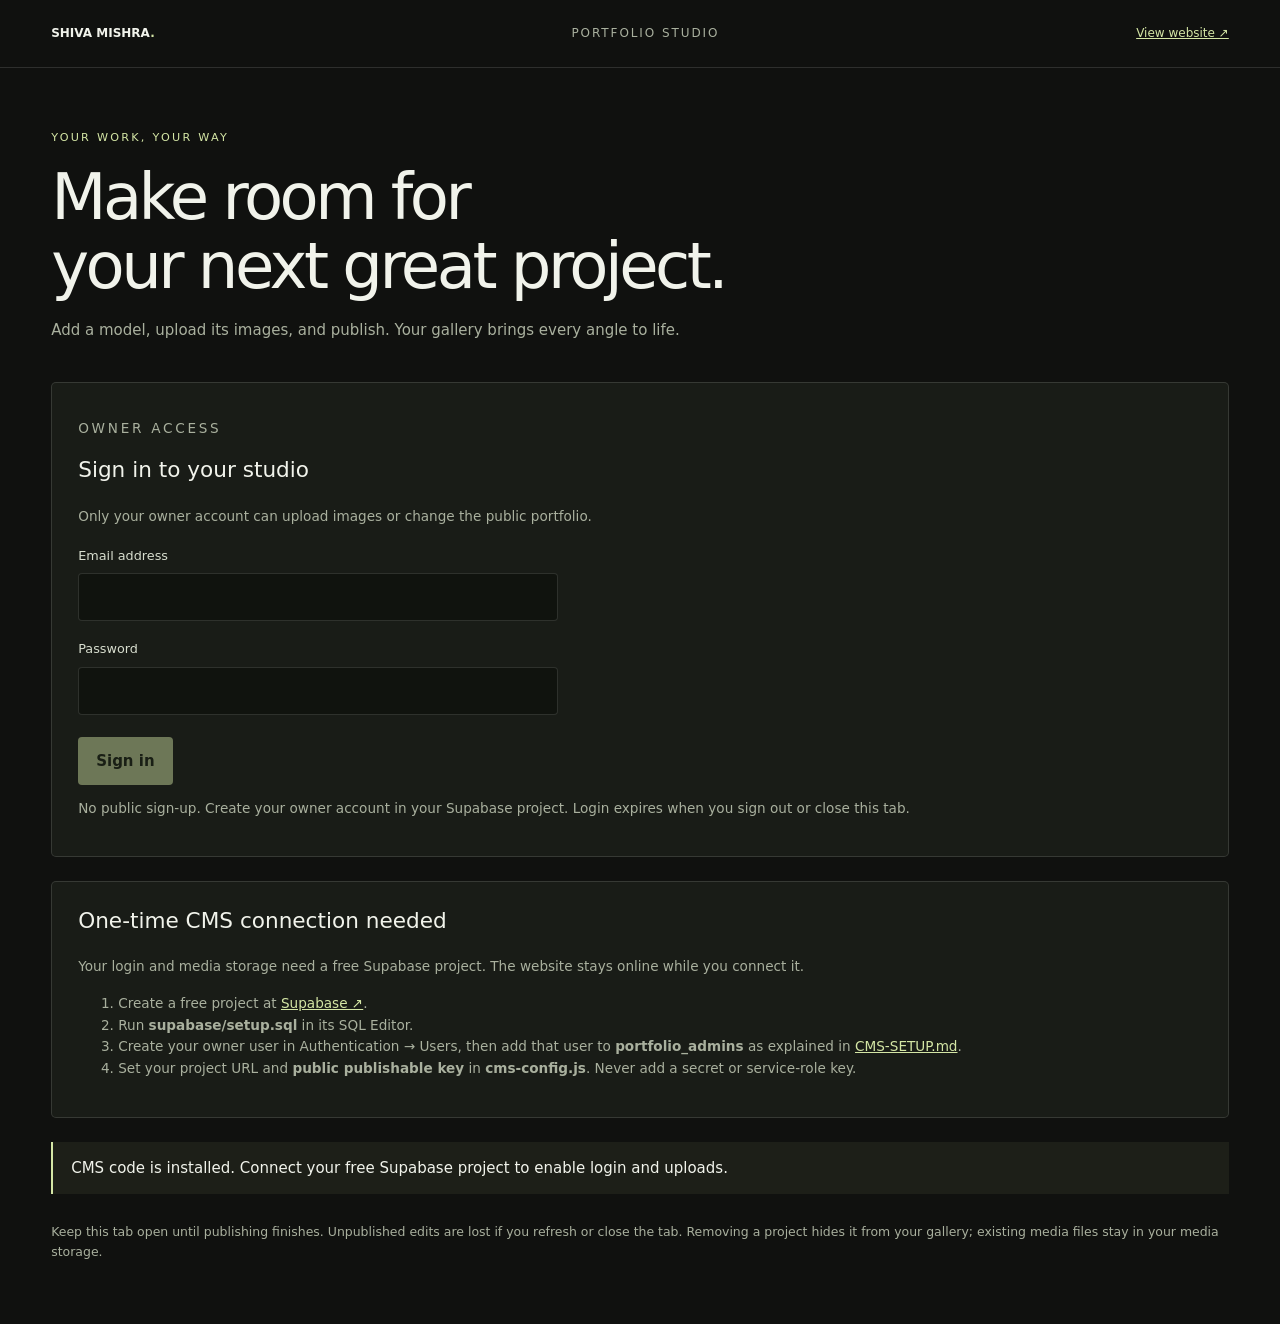
<file: admin.html>
<!doctype html>
<html lang="en"><head><meta charset="utf-8"><meta name="viewport" content="width=device-width,initial-scale=1"><meta name="robots" content="noindex"><title>Portfolio Studio — Shiva Mishra</title><link rel="stylesheet" href="admin.css"><link rel="stylesheet" href="orbit-carousel.css?v=20261102-motion-controls-1"></head>
<body><header><a href="index.html" class="brand">SHIVA MISHRA<span>.</span></a><span>PORTFOLIO STUDIO</span><a href="index.html" target="_blank" rel="noopener">View website ↗</a></header>
<main>
<section class="intro"><p class="eyebrow">YOUR WORK, YOUR WAY</p><h1>Make room for<br>your next great project.</h1><p>Add a model, upload its images, and publish. Your gallery brings every angle to life.</p></section>
<section class="connection" id="login-panel"><p class="eyebrow">OWNER ACCESS</p><h2>Sign in to your studio</h2><p>Only your owner account can upload images or change the public portfolio.</p><form id="login-form"><label for="email">Email address</label><input id="email" type="email" autocomplete="username" required><label for="password">Password</label><input id="password" type="password" autocomplete="current-password" required><button type="submit" id="login-button">Sign in</button></form><p class="hint">No public sign-up. Create your owner account in your Supabase project. Login expires when you sign out or close this tab.</p></section>
<section class="connection" id="setup-panel" hidden><h2>One-time CMS connection needed</h2><p>Your login and media storage need a free Supabase project. The website stays online while you connect it.</p><ol><li>Create a free project at <a href="https://supabase.com/dashboard" target="_blank" rel="noopener">Supabase ↗</a>.</li><li>Run <b>supabase/setup.sql</b> in its SQL Editor.</li><li>Create your owner user in Authentication → Users, then add that user to <b>portfolio_admins</b> as explained in <a href="CMS-SETUP.md">CMS-SETUP.md</a>.</li><li>Set your project URL and <b>public publishable key</b> in <b>cms-config.js</b>. Never add a secret or service-role key.</li></ol></section>
<div id="account-bar" hidden><span id="account-email"></span><button id="logout" type="button" class="secondary">Sign out</button></div>
<div id="status" role="status" aria-live="polite">Loading your projects…</div>
<div class="workspace" id="workspace" hidden><section class="project-list-panel"><div class="section-title"><h2>Your projects</h2><button id="new-project" type="button">+ Add project</button></div><p class="hint">Each project gets its own gallery page. Create a separate project for Mocha, Forest, Gameplay or a character. Add all views of the same model inside that project.</p><div id="project-list"></div></section>
<section class="editor"><div class="section-title"><h2 id="editor-heading">Project details</h2><span id="draft-state">Published version</span></div>
<form id="project-form"><label for="title">Project name</label><input id="title" maxlength="140" required placeholder="e.g. Forest Guardian — Character Study"><label for="category">Category</label><input id="category" maxlength="80" placeholder="Character / Environment / Product"><label for="description">About this project</label><textarea id="description" maxlength="2000" rows="4" placeholder="Describe your model, tools and process"></textarea><div class="fields"><div><label for="layout">Card size</label><select id="layout"><option value="large">Wide</option><option value="small">Compact</option><option value="half">Half width</option></select></div><div><label for="video">Video URL (optional)</label><input id="video" placeholder="https://…/model.mp4"></div></div>
<label for="software">Software used</label><input id="software" maxlength="2000" placeholder="e.g. Blender, Substance 3D Painter"><label for="breakdown">Asset breakdown</label><textarea id="breakdown" maxlength="2000" rows="3" placeholder="Describe modeling, materials, topology and asset details"></textarea><label for="renderInfo">Lighting / render information</label><textarea id="renderInfo" maxlength="2000" rows="3" placeholder="Renderer, lighting setup, passes and presentation"></textarea>
<label class="upload" for="image-upload"><strong>＋ Add model images</strong><span>Select multiple JPG, PNG, WebP or AVIF files</span><small>Up to 12 images per project · 8 MB each · 40 MB per publishing batch</small></label><input id="image-upload" type="file" accept="image/jpeg,image/png,image/webp,image/avif" multiple hidden>
<div id="image-list" class="image-list"></div><div class="form-actions"><button type="submit">Save project changes</button><span class="hint">Saved to this editing session until you publish.</span></div></form>
<div class="preview" hidden><div class="section-title"><h3>Gallery preview</h3><span id="preview-count"></span></div><div class="preview-frame" id="preview-carousel" aria-label="Model image carousel preview"></div><div class="preview-controls"><button id="preview-prev" class="secondary" type="button">← Previous</button><button id="preview-play" class="secondary" type="button">Play slideshow</button><button id="preview-next" class="secondary" type="button">Next →</button></div></div>
</section></div>
<section class="publish-bar" id="publish-bar" hidden><div><strong id="publish-summary">Your portfolio is up to date.</strong><p>Publish saves your projects and images to your portfolio. Visitors see the update on their next page load.</p></div><button id="publish" type="button" disabled>Publish to website ↗</button></section>
<p class="hint">Keep this tab open until publishing finishes. Unpublished edits are lost if you refresh or close the tab. Removing a project hides it from your gallery; existing media files stay in your media storage.</p>
</main><script type="module" src="admin.js?v=20261102-motion-controls-1"></script></body></html>
</file>
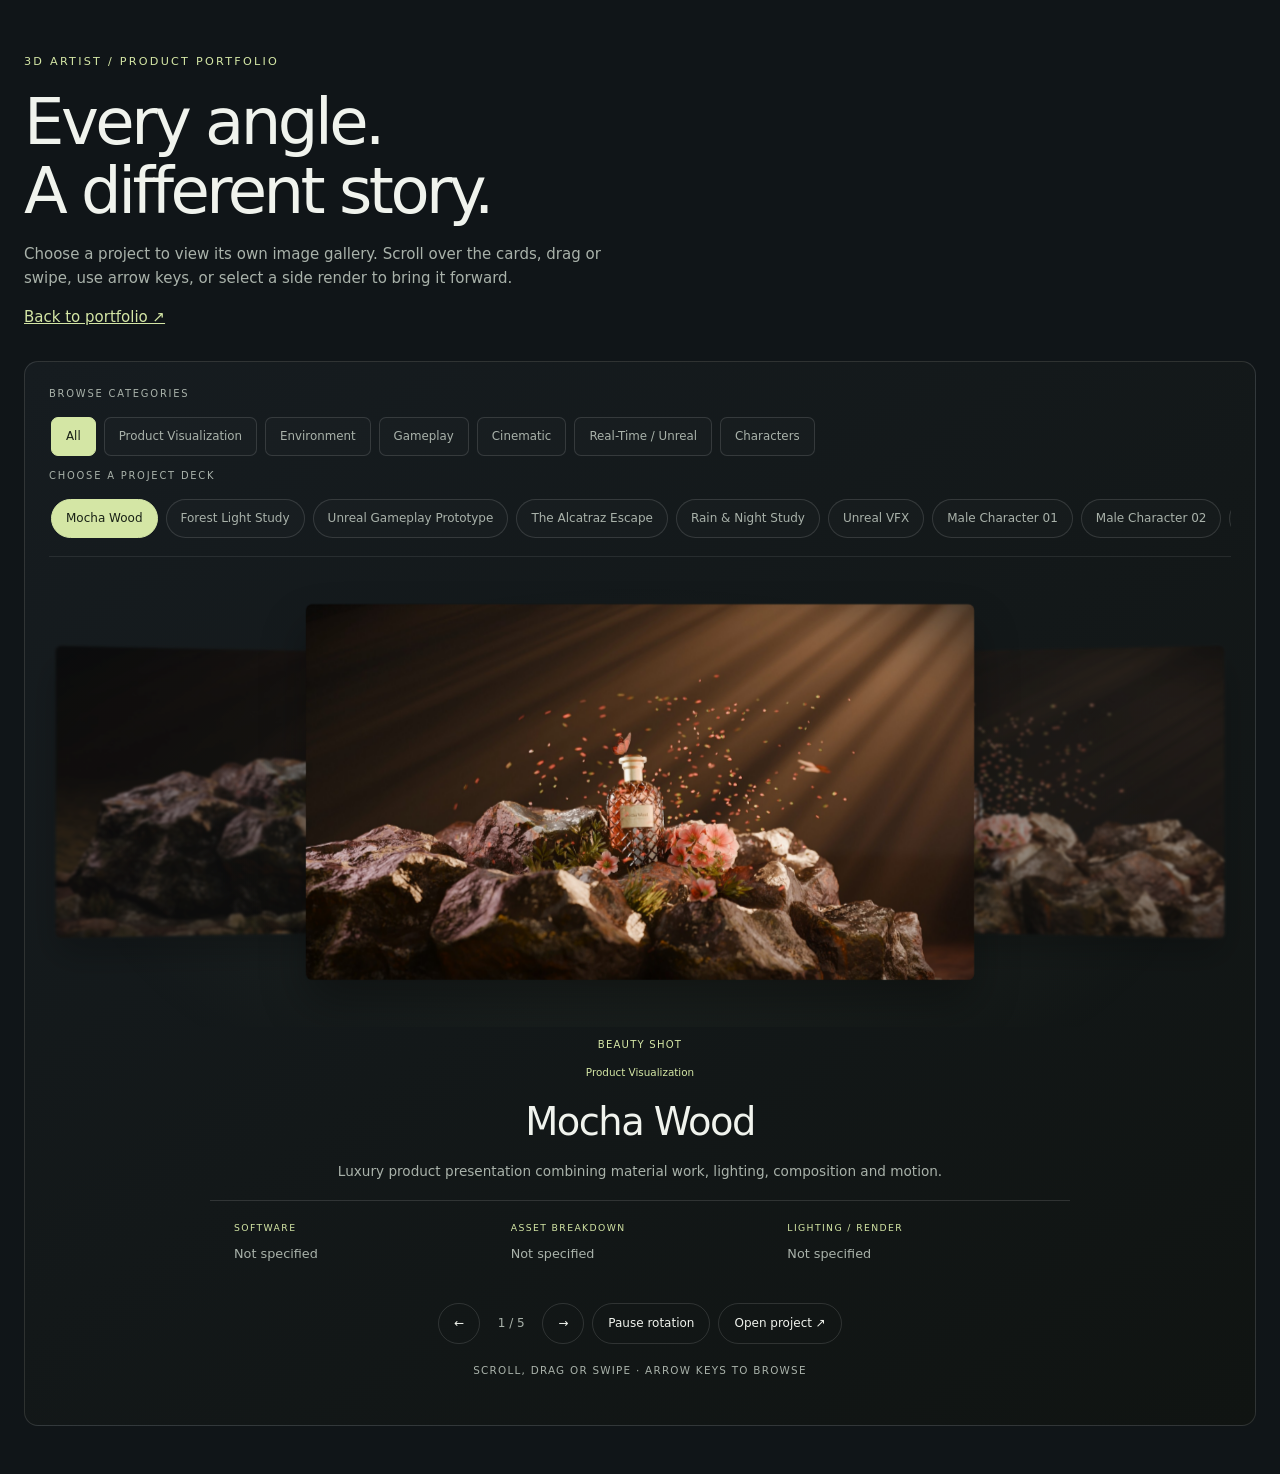
<file: cover-flow-demo.html>
<!doctype html>
<html lang="en"><head><meta charset="utf-8"><meta name="viewport" content="width=device-width, initial-scale=1"><title>3D Artist — Cover Flow Decks</title><link rel="stylesheet" href="orbit-carousel.css?v=20261102-motion-controls-1"><style>
:root{color-scheme:dark;--accent:#d4e6a5;--text:#f0f3ed;--muted:#a9b2aa;--line:#ffffff20}*{box-sizing:border-box}body{margin:0;background:#101518;color:var(--text);font:15px/1.6 system-ui,sans-serif}main{max-width:1280px;margin:auto;padding:48px 24px}a{color:var(--accent)}h1{font-size:clamp(2rem,5vw,4rem);font-weight:450;letter-spacing:-.055em;line-height:1.08;margin:16px 0}header p{color:var(--muted);max-width:620px}header{margin-bottom:32px}.eyebrow{font-size:.7rem;letter-spacing:.2em;color:var(--accent)}:focus-visible{outline:2px solid var(--accent);outline-offset:4px}.viewer{margin-top:28px;padding:22px;border:1px solid var(--line);border-radius:8px}.viewer video{width:100%;max-height:60vh}.viewer button{font:inherit;padding:10px 16px;border:1px solid var(--line);background:transparent;color:var(--text);cursor:pointer}[hidden]{display:none!important}@media(prefers-reduced-motion:reduce){*{scroll-behavior:auto}}
</style></head><body><main><header><span class="eyebrow">3D ARTIST / PRODUCT PORTFOLIO</span><h1>Every angle.<br>A different story.</h1><p>Choose a project to view its own image gallery. Scroll over the cards, drag or swipe, use arrow keys, or select a side render to bring it forward.</p><a href="index.html">Back to portfolio ↗</a></header><section id="demo-decks" aria-label="Project render decks"></section><p id="demo-status" role="status">Loading projects…</p><section class="viewer" id="demo-viewer" hidden><h2 id="demo-title"></h2><video id="demo-video" controls playsinline></video><p id="demo-description"></p><button id="demo-close" type="button">Close preview</button></section></main>
<script type="module">
import {ProjectDecks} from './project-decks.js?v=20261102-motion-controls-1';
import {validateDocument} from './project-store.js';
const status=document.getElementById('demo-status'),viewer=document.getElementById('demo-viewer'),video=document.getElementById('demo-video');let trigger;
const decks=new ProjectDecks(document.getElementById('demo-decks'),{prefix:'demo',onOpen:(project,button)=>{trigger=button;viewer.hidden=false;document.getElementById('demo-title').textContent=project.title;document.getElementById('demo-description').textContent=project.description;video.hidden=!project.video;if(project.video)video.src=project.video;viewer.scrollIntoView({behavior:matchMedia('(prefers-reduced-motion: reduce)').matches?'instant':'smooth'});document.getElementById('demo-close').focus()}});
document.getElementById('demo-close').addEventListener('click',()=>{video.pause();video.removeAttribute('src');video.load();viewer.hidden=true;trigger?.focus()});
try{const response=await fetch('data/projects.json');if(!response.ok)throw Error('Project data unavailable');await decks.setProjects(validateDocument(await response.json()).projects);status.hidden=true}catch(error){status.textContent=error.message}
</script></body></html>
</file>
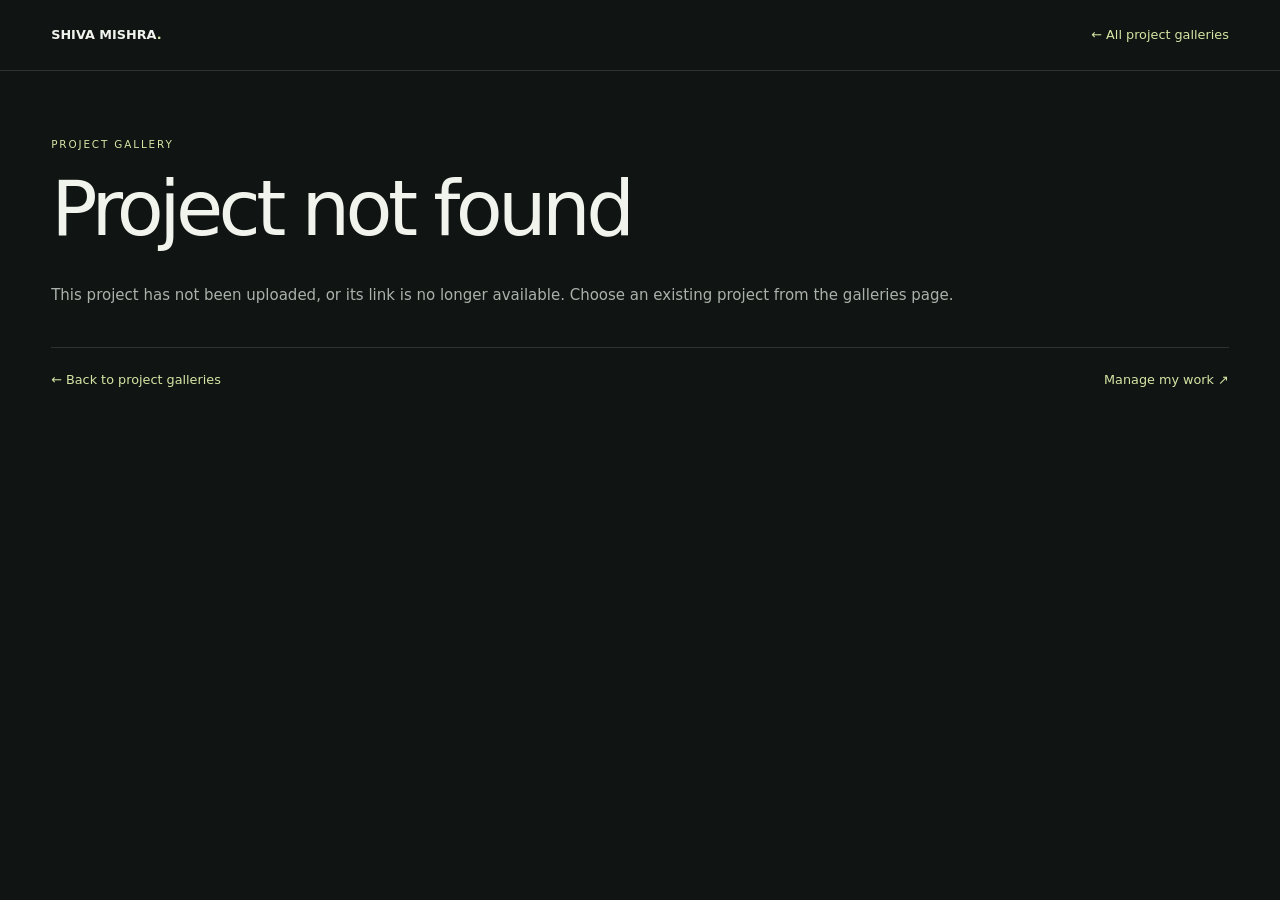
<file: gallery.html>
<!doctype html>
<html lang="en"><head><meta charset="utf-8"><meta name="viewport" content="width=device-width,initial-scale=1"><meta name="description" content="Explore a project by Shiva Mishra: renders, details and film in its own gallery."><title>Project Gallery — Shiva Mishra</title><link rel="stylesheet" href="orbit-carousel.css?v=20261102-motion-controls-1"><link rel="stylesheet" href="gallery-page.css"></head><body>
<header class="gallery-header"><a class="brand" href="index.html">SHIVA MISHRA<span>.</span></a><div class="gallery-header-actions"><button id="galleryMotion" type="button" aria-pressed="false" hidden>Animations: Off</button><a href="index.html#work">← All project galleries</a></div></header>
<main><div class="gallery-intro"><p id="project-category" class="eyebrow">PROJECT GALLERY</p><h1 id="project-title">Loading project…</h1><p id="project-description"></p></div><p id="project-status" role="status">Loading this project’s images…</p>
<section id="project-gallery" hidden aria-label="Project image gallery"></section>
<section id="project-film" class="project-film" hidden><div><p class="eyebrow">PROJECT FILM</p><h2 id="project-film-title"></h2></div><video id="project-video" controls playsinline preload="none"></video></section>
<nav class="gallery-bottom"><a href="index.html#work">← Back to project galleries</a><a href="admin.html">Manage my work ↗</a></nav></main><script type="module" src="gallery-page.js?v=20261102-motion-controls-1"></script></body></html>
</file>
<file: orbit-carousel.css>
.orbit-stage{position:relative;width:100%;height:clamp(280px,38vw,470px);perspective:1200px;overflow:hidden;isolation:isolate;touch-action:pan-y;background:radial-gradient(ellipse at 50% 65%,#d4e6a513,transparent 65%);cursor:grab;user-select:none}
.orbit-stage.is-dragging{cursor:grabbing}.orbit-ring{position:absolute;inset:0;transform-style:preserve-3d}
.orbit-slide{position:absolute;left:50%;top:50%;width:56%;height:78%;max-width:640px;padding:0;overflow:hidden;border-radius:12px;border:1px solid #ffffff30;box-shadow:0 24px 50px #0009;background:#0a0c09;color:#fff;cursor:pointer;backface-visibility:hidden;transform-origin:center}
.orbit-slide>img{width:100%;height:100%;object-fit:contain;pointer-events:none;display:block}
.orbit-slide[aria-current=true]{border-color:var(--accent,#d4e6a5);box-shadow:0 0 0 1px #d4e6a530,0 24px 60px #000a}
.orbit-slide-caption{position:absolute;bottom:0;inset-inline:0;text-align:left;padding:28px 16px 12px;background:linear-gradient(transparent,#000c);font-size:.75rem;color:#fff;overflow-wrap:anywhere;pointer-events:none}
.orbit-slide:focus-visible{outline:2px solid var(--accent,#d4e6a5);outline-offset:-5px}
.orbit-caption{text-align:center;max-width:650px;margin:0 auto;padding:10px 20px 24px;min-height:140px}.orbit-caption .tag{color:var(--accent);font-size:.65rem}.orbit-caption h3{font-size:clamp(1.5rem,3vw,2.5rem);font-weight:450;letter-spacing:-.04em;margin:8px 0}.orbit-caption p{font-size:.85rem;color:var(--muted);margin:0}
.orbit-toolbar{display:flex;gap:12px;align-items:center;justify-content:space-between;margin-bottom:22px}.orbit-view-buttons,.orbit-navigation{display:flex;gap:8px;align-items:center}.orbit-toolbar button,.orbit-navigation button{font:inherit;font-size:.75rem;padding:10px 15px;border:1px solid var(--line,#ffffff30);border-radius:30px;background:transparent;color:var(--text,#fff);cursor:pointer}.orbit-toolbar button[aria-pressed=true]{background:var(--accent);color:#151b12;border-color:var(--accent)}
.orbit-navigation{justify-content:center;flex-wrap:wrap;margin:18px 0}.orbit-navigation #workOrbitOpen{background:var(--accent);color:#151b12;border-color:var(--accent)}
.orbit-count{font-size:.75rem;color:var(--muted);font-variant-numeric:tabular-nums;min-width:46px;text-align:center}.orbit-hint{text-align:center;font-size:.65rem;letter-spacing:.12em;text-transform:uppercase;color:var(--muted);margin:14px 0 22px}
#workOrbit{border-block:1px solid var(--line);padding:20px 0;margin-bottom:20px}#work .grid[hidden],#workOrbit[hidden],.orbit-toolbar[hidden]{display:none!important}
#galleryFrame.orbit-stage{aspect-ratio:auto;max-height:none;height:clamp(270px,38vw,440px);background:radial-gradient(ellipse at 50% 60%,#d4e6a514,transparent 70%)}
#galleryFrame.orbit-stage .orbit-slide{width:59%;height:80%}
.preview-frame.orbit-stage{aspect-ratio:auto;height:300px}.preview-frame.orbit-stage .orbit-slide{height:78%;width:58%}
@media(max-width:560px){.orbit-stage{height:300px;perspective:800px}.orbit-slide{width:66%;height:76%;border-radius:8px}.orbit-slide-caption{font-size:.65rem;padding:22px 10px 9px}.orbit-toolbar{align-items:flex-start;gap:10px}.orbit-toolbar>.orbit-hint{display:none}.orbit-view-buttons{gap:6px}.orbit-toolbar button,.orbit-navigation button{padding:9px 12px}.orbit-caption{min-height:160px;padding-inline:10px}.orbit-caption p{font-size:.8rem}#galleryFrame.orbit-stage{height:300px}#galleryFrame.orbit-stage .orbit-slide{width:66%}.preview-frame.orbit-stage{height:260px}}
/* Let pointer hits reach cards behind the ring's transparent plane. */
.orbit-ring{pointer-events:none}
/* Three-card cover flow: one hero render and exactly two tucked side previews. */
.orbit-slide[aria-current=true]{box-shadow:0 30px 80px #000d,0 0 60px #d4e6a51a;border-color:var(--accent,#d4e6a5)}
.project-decks{background:linear-gradient(145deg,#161c20,#101412);border:1px solid var(--line,#ffffff20);border-radius:14px;padding:24px 0;overflow:hidden}
.deck-filters{padding:0 24px}.deck-filter-label{font-size:.62rem;letter-spacing:.18em;text-transform:uppercase;color:var(--muted,#a9ada2);margin:0 0 12px}
.deck-tabs{display:flex;gap:8px;overflow-x:auto;padding:3px 2px 12px;scrollbar-width:thin;scrollbar-color:#64705b transparent;max-width:100%}
.deck-tabs button{flex-shrink:0;border:1px solid #ffffff20;border-radius:7px;padding:9px 14px;background:#ffffff04;color:var(--muted,#b0b7af);font:inherit;font-size:.74rem;cursor:pointer}
.deck-tabs button[aria-selected=true]{color:#182015;border-color:var(--accent,#d4e6a5);background:var(--accent,#d4e6a5)}
.deck-project-tabs{border-bottom:1px solid #ffffff15;padding-bottom:18px}.deck-project-tabs button{font-size:.75rem;border-radius:30px}
.deck-meta{display:grid;grid-template-columns:repeat(3,minmax(0,1fr));gap:18px;text-align:left;max-width:860px;margin:18px auto 0;padding:20px 24px;border-top:1px solid #ffffff20}
.deck-meta div{min-width:0}.deck-meta dt{font-size:.58rem;letter-spacing:.15em;text-transform:uppercase;color:var(--accent,#d4e6a5);margin-bottom:7px}.deck-meta dd{font-size:.8rem;line-height:1.7;color:var(--muted,#b0b7af);margin:0;overflow-wrap:anywhere}
.deck-render-label{font-size:.63rem;text-transform:uppercase;letter-spacing:.12em;color:var(--accent,#d4e6a5);margin:0 0 6px}.project-decks .orbit-caption{max-width:860px;min-height:115px;padding-bottom:0}.deck-meta:empty{display:none}.deck-empty{text-align:center;padding:60px 20px;color:var(--muted)}
@media(max-width:560px){.deck-filters{padding-inline:14px}.deck-tabs button{padding:9px 12px}.deck-meta{grid-template-columns:1fr;gap:14px;margin-top:16px;padding:18px}.project-decks{border-radius:8px}.project-decks .orbit-caption{min-height:130px}}
.orbit-slide,.orbit-slide[aria-current=true]{border:0;background:transparent;border-radius:6px;max-width:none;box-shadow:0 22px 42px #0005}
.orbit-slide>img{object-fit:fill}.orbit-slide-caption{display:none}
</file>
<file: portfolio-refinements.css>
/* Equal project columns and image-led cards, independent of legacy size classes. */
html{scrollbar-gutter:stable}
#work .grid{grid-template-columns:repeat(2,minmax(0,1fr));gap:32px;align-items:stretch}
#work .project.large,#work .project.small,#work .project.half{grid-column:auto;min-height:0;display:flex;flex-direction:column;border-radius:12px;background:#ffffff03;border:1px solid #ffffff0c;box-shadow:none;overflow:hidden}
#work .project:after{display:none}
#work .project .media.project-preview-media{position:relative;inset:auto;height:clamp(220px,23vw,310px);flex:none}
#work .project .project-copy{position:static;inset:auto;padding:12px 24px 26px;flex:1;display:flex;flex-direction:column}
#work .project h3{font-size:clamp(1.5rem,2.5vw,2rem);line-height:1.2;margin:10px 0 12px}
#work .project p{font-size:.86rem;line-height:1.75;max-width:none}
.project-card-bar{display:flex;justify-content:space-between;align-items:center;gap:16px;padding:20px 24px 0;font-size:.7rem}
#work .project-card-bar .gallery-badge,#work .project-card-bar .project-watch{position:static;inset:auto;border:0;border-radius:0;background:transparent;padding:0;backdrop-filter:none;color:var(--muted);transform:none;pointer-events:none}
#work .project-card-bar .project-watch{color:var(--accent)}
#work .project:hover{border-color:#d4e6a535}
#work .project .project-orbit-preview.orbit-stage{height:100%;background:none}
#work .project .orbit-slide{border:0!important;background:transparent;box-shadow:0 16px 26px #0005;border-radius:5px;max-width:none}
#work .project .orbit-slide>img{object-fit:fill;transform:none!important}
#work .orbit-slide-caption{display:none}
/* Native dialog keeps the page behind the gallery inert and preserves keyboard focus. */
dialog.project-dialog{position:fixed;inset:0;margin:auto;width:min(1160px,calc(100vw - 64px));max-width:none;max-height:92svh;padding:0;border:0;border-radius:18px;background:transparent;color:var(--text);overflow:visible;box-shadow:0 32px 100px #0006}
dialog.project-dialog:not([open]){display:none}
dialog.project-dialog::backdrop{background:rgba(3,6,5,.38);-webkit-backdrop-filter:blur(4px);backdrop-filter:blur(4px);animation:gallery-backdrop-in .35s ease-out}
@keyframes gallery-backdrop-in{from{background:rgba(3,6,5,0);-webkit-backdrop-filter:blur(0);backdrop-filter:blur(0)}to{background:rgba(3,6,5,.38);-webkit-backdrop-filter:blur(4px);backdrop-filter:blur(4px)}}
html[data-motion="off"] dialog.project-dialog::backdrop{animation:none}
/* Frost the page behind the panel; the render cards keep their own sharpness. */
.dialog-shell{--muted:#c3cac2;background:linear-gradient(145deg,#ffffff09,transparent 55%),rgba(13,20,17,.66);-webkit-backdrop-filter:blur(20px) saturate(115%);backdrop-filter:blur(20px) saturate(115%);border:1px solid #ffffff29;box-shadow:inset 0 1px 0 #ffffff12;border-radius:18px;max-height:92svh;overflow-y:auto;overscroll-behavior:contain;scrollbar-width:thin}
.dialog-header{display:flex;justify-content:space-between;align-items:center;gap:24px;padding:24px 30px 4px}
.dialog-header h2{font-size:clamp(1.3rem,2.5vw,2rem);font-weight:500;letter-spacing:-.035em;margin:8px 0}
.dialog-header .eyebrow{font-size:.6rem}.dialog-header .eyebrow:before{display:none}
.dialog-actions{display:flex;align-items:center;gap:10px;flex:none}
.dialog-actions button{font:inherit;font-size:.75rem;background:#ffffff08;border:1px solid #ffffff30;border-radius:30px;color:var(--text);padding:10px 15px;cursor:pointer}
.dialog-actions button:hover,#overlayDeck .orbit-navigation button:hover{background:#ffffff14;border-color:#ffffff50}
.dialog-actions button:focus-visible,#overlayDeck .orbit-navigation button:focus-visible{outline:2px solid var(--accent);outline-offset:3px}
.dialog-actions [hidden],.overlay-film[hidden]{display:none!important}
#overlayDeck{border:0;background:none;border-radius:0;padding:0 0 14px;overflow:hidden}
#overlayDeck .deck-filters{display:none}
#overlayDeck .orbit-stage{height:clamp(240px,43svh,450px);background:none}
#overlayDeck .orbit-caption{min-height:0;padding:0 28px}
#overlayDeck .orbit-caption h3,#overlayDeck .orbit-caption>p,#overlayDeck .orbit-caption>.tag{display:none}
#overlayDeck .deck-render-label{text-align:center;margin:0 0 16px}
#overlayDeck .deck-meta{padding:18px 24px 0;margin-top:0;max-width:900px}
#overlayDeck .orbit-navigation{margin:18px 0 0}
#overlayDeck .orbit-hint{display:none}
#overlayDeck .orbit-slide{border:0;border-radius:6px;background:transparent;box-shadow:0 24px 42px #0005;max-width:none}
#overlayDeck .orbit-slide>img{object-fit:fill}
#overlayDeck .orbit-slide-caption{display:none}
.dialog-hint{text-align:center;font-size:.65rem;color:var(--muted);margin:8px 24px 22px}
.overlay-film{padding:24px 30px}.overlay-film video{width:100%;display:block;max-height:65svh;border-radius:7px;background:transparent}
.project-dialog.is-focused #overlayDeck .deck-meta{display:none}.project-dialog.is-focused #overlayDeck .orbit-stage{height:65svh}
@media(max-width:900px){#work .grid{grid-template-columns:1fr 1fr;gap:24px}#work .project .media.project-preview-media{height:240px}.project-card-bar{padding:18px 20px 0}#work .project .project-copy{padding:10px 20px 24px}}
@media(max-width:640px){#work .grid{grid-template-columns:1fr;gap:24px}#work .project .media.project-preview-media{height:260px}dialog.project-dialog{width:calc(100vw - 20px);max-height:94svh;border-radius:12px}.dialog-shell{max-height:94svh;border-radius:12px}.dialog-header{padding:18px 16px 0;align-items:start;gap:12px}.dialog-actions{gap:7px;flex-wrap:wrap;justify-content:end;max-width:170px}.dialog-actions button{padding:9px 11px;font-size:.68rem}#overlayDeck .orbit-stage{height:310px}#overlayDeck .deck-meta{grid-template-columns:1fr;padding:14px 20px 0;gap:12px}#overlayDeck .orbit-navigation{padding:0 12px;gap:7px}#overlayDeck .orbit-navigation button{font-size:.7rem}.dialog-hint{margin:14px 16px 20px;font-size:.58rem}.overlay-film{padding:18px 14px}.project-dialog.is-focused #overlayDeck .orbit-stage{height:56svh}}
.dialog-header{position:sticky;top:0;z-index:50;background:rgba(13,20,17,.36);-webkit-backdrop-filter:blur(16px);backdrop-filter:blur(16px);padding-bottom:10px}
@supports not ((backdrop-filter:blur(1px)) or (-webkit-backdrop-filter:blur(1px))){.dialog-shell,.dialog-header{background:#131916f5}}
@media(prefers-reduced-transparency:reduce){.dialog-shell,.dialog-header{background:#131916;-webkit-backdrop-filter:none;backdrop-filter:none}dialog.project-dialog::backdrop{background:#030605b3;-webkit-backdrop-filter:none;backdrop-filter:none;animation:none}}
/* The reference keeps the incoming render sharp while the old centre recedes. */
#overlayDeck .orbit-stage{background:radial-gradient(ellipse at 50% 65%,#6a58ad12,transparent 68%)}
#overlayDeck .orbit-slide{box-shadow:0 26px 55px #0006}
.dialog-actions #overlayMotionToggle[data-enabled="false"]{background:var(--accent);color:#15200f;border-color:var(--accent)}
.motion-notice{margin:12px 30px 0;padding:12px 16px;border-radius:8px;background:#d4e6a510;color:var(--accent);font-size:.8rem}
.motion-notice[hidden]{display:none}
@media(max-width:640px){.motion-notice{margin:12px 16px 0;font-size:.72rem}.dialog-actions{max-width:185px}}

/* Hero identity and the requested Games & Film headline. */
.hero h1{max-width:1050px;font-size:clamp(3.4rem,8vw,7.2rem);line-height:.96;font-weight:500;letter-spacing:-.065em}
.hero-name{display:block;color:#fff;letter-spacing:-.075em}
.hero-title{display:block;margin-top:14px;color:var(--accent);font-family:Georgia,serif;font-size:clamp(2rem,4.2vw,4.15rem);line-height:1.04;letter-spacing:-.045em}
@media(max-width:560px){.hero h1{font-size:clamp(3rem,13vw,4.5rem)}.hero-title{font-size:clamp(2rem,8.4vw,2.8rem);margin-top:12px}}
@media(max-width:400px){.hero h1{font-size:clamp(2.55rem,12vw,3rem)}.hero-title{font-size:clamp(1.75rem,7.8vw,2.1rem)}}

/* Dedicated AI section; core 3D tools remain listed separately. */
.ai-creative{background:#151914;border-block:1px solid #ffffff12}
.ai-creative .section-head{margin-bottom:34px}
.ai-layout{display:grid;grid-template-columns:.8fr 1.2fr;gap:18px}
.ai-tools-panel,.ai-capabilities{border:1px solid #ffffff18;background:linear-gradient(145deg,#ffffff08,transparent 70%),#10140f;padding:clamp(24px,4vw,42px)}
.ai-overline{margin:0 0 22px;color:var(--accent);font-size:.66rem;letter-spacing:.16em;text-transform:uppercase}
.ai-tool-list{display:grid;gap:12px}
.ai-tool-list span{border-bottom:1px solid #ffffff18;padding:0 0 12px;font-size:clamp(1.2rem,2.4vw,1.8rem);letter-spacing:-.035em}
.ai-capabilities ul{list-style:none;padding:0;margin:0;display:grid;grid-template-columns:1fr 1fr;gap:0 24px}
.ai-capabilities li{position:relative;padding:14px 0 14px 22px;border-top:1px solid #ffffff18;color:#e3e7df;font-size:.88rem;line-height:1.55}
.ai-capabilities li:before{content:"";position:absolute;left:0;top:22px;width:7px;height:7px;border-radius:50%;background:var(--accent)}
@media(max-width:760px){.ai-layout{grid-template-columns:1fr}.ai-capabilities ul{grid-template-columns:1fr 1fr}}
@media(max-width:480px){.ai-capabilities ul{grid-template-columns:1fr}}

/* Give empty character render slots an intentional preview treatment. */
#work .project[href*="female-character-01"] .media{background:#141813;overflow:hidden}
#work .project[href*="female-character-01"] .media img{opacity:0}
#work .project[href*="female-character-01"] .project-orbit-preview{display:none!important}
#work .project[href*="female-character-01"] .media:before{content:"";position:absolute;inset:0;background:radial-gradient(ellipse at 72% 32%,#d4e6a51a,transparent 34%),radial-gradient(ellipse at 25% 90%,#74836a24,transparent 45%),linear-gradient(135deg,#222920,#111510 64%,#1c211a)}
#work .project[href*="female-character-01"] .media:after{position:absolute;inset:auto 24px 28px;white-space:pre-line;color:#f2f3ee;line-height:1.6;font-size:.76rem;letter-spacing:.08em;text-transform:uppercase}
#work .project[href*="female-character-01"] .media:after{content:"Character Study\A Female Character 01\A Render preview pending"}
@media(max-width:640px){#work .project[href*="female-character-01"] .media:after{inset:auto 18px 22px;font-size:.68rem}}
</file>
<file: admin.css>
:root{color-scheme:dark;--bg:#10110f;--panel:#191c17;--line:#ffffff20;--text:#f1f3eb;--muted:#a9b09e;--accent:#d4e6a5}*{box-sizing:border-box}body{margin:0;background:var(--bg);color:var(--text);font:15px/1.6 system-ui,sans-serif}a{color:var(--accent)}button,input,textarea,select{font:inherit}button{cursor:pointer;background:var(--accent);color:#1b2313;border:1px solid transparent;border-radius:4px;padding:11px 17px;font-weight:600}button:disabled{opacity:.45;cursor:not-allowed}button.secondary{background:transparent;color:var(--text);border-color:var(--line)}button:hover:not(:disabled){filter:brightness(1.12)}:focus-visible{outline:2px solid var(--accent);outline-offset:4px}[hidden]{display:none!important}header{display:flex;align-items:center;justify-content:space-between;padding:24px 4vw;border-bottom:1px solid var(--line);gap:20px;font-size:.75rem}header>span{letter-spacing:.16em;color:var(--muted)}.brand{color:var(--text);font-weight:750;text-decoration:none}.brand span{color:var(--accent)}main{max-width:1400px;padding:50px 4vw;margin:auto}.intro{max-width:700px;margin-bottom:40px}.eyebrow{font-size:.7rem;letter-spacing:.2em;color:var(--accent)}h1{font-size:clamp(2.4rem,5vw,4.4rem);font-weight:450;line-height:1.08;letter-spacing:-.055em;margin:16px 0}h2{font-size:1.35rem;font-weight:500}h3{font-weight:500}.intro>p:last-child{color:var(--muted)}.connection{border:1px solid var(--line);padding:22px 26px;background:var(--panel);margin-bottom:24px;border-radius:5px}.connection summary{cursor:pointer;font-weight:600}.connection summary span{font-size:.75rem;margin-left:16px;color:var(--accent)}.connection p,.connection li{font-size:.85rem;color:var(--muted)}.connect-row{display:flex;gap:12px}.connect-row input{flex:1;min-width:0}.hint{font-size:.78rem;color:var(--muted)}#status{padding:14px 18px;background:#d4e6a510;border-left:2px solid var(--accent);margin-bottom:28px;overflow-wrap:anywhere}#status.error{border-color:#ef9b85;color:#ffc9ba}.workspace{display:grid;grid-template-columns:340px 1fr;gap:32px}.project-list-panel,.editor{min-width:0}.editor{padding:26px;background:var(--panel);border:1px solid var(--line);border-radius:5px}.section-title{display:flex;align-items:center;justify-content:space-between;gap:16px}.section-title>span{font-size:.7rem;color:var(--muted)}.section-title button{font-size:.75rem;padding:8px 12px}.project-row{padding:16px 0;border-bottom:1px solid var(--line)}.project-select{display:flex;gap:12px;align-items:center;width:100%;text-align:left;background:transparent;color:var(--text);padding:6px;border:1px solid transparent}.project-select[aria-pressed=true]{border-color:var(--accent)}.project-select img{width:72px;height:54px;object-fit:cover;border-radius:3px}.project-select span{overflow-wrap:anywhere}.project-row-actions{display:flex;gap:7px;margin:10px 0 0 6px}.project-row-actions button{padding:5px 10px;font-size:.7rem}label{display:block;margin:18px 0 7px;font-size:.8rem;color:#d8decf}input,textarea,select{width:100%;border:1px solid var(--line);border-radius:4px;background:#10130e;padding:11px 13px;color:var(--text)}textarea{resize:vertical}.fields{display:grid;grid-template-columns:1fr 2fr;gap:18px}.upload{display:flex;flex-direction:column;align-items:center;text-align:center;border:1px dashed #d4e6a570;padding:30px 12px;cursor:pointer;margin-top:25px;background:#d4e6a507}.upload strong{font-size:1rem;color:var(--accent)}.upload span,.upload small{color:var(--muted);font-size:.75rem;margin-top:5px}.image-list{display:grid;grid-template-columns:repeat(3,minmax(0,1fr));gap:12px;margin-top:18px}.image-tile{border:1px solid var(--line);padding:9px;min-width:0}.image-tile img{width:100%;height:110px;object-fit:cover}.image-tile input{font-size:.7rem;padding:7px;margin-top:8px}.image-tile small{color:var(--accent)}.image-tile .tile-actions{display:flex;gap:4px;margin-top:8px;flex-wrap:wrap}.tile-actions button{padding:4px 7px;font-size:.7rem}.form-actions{display:flex;align-items:center;gap:18px;margin-top:24px}.preview{margin-top:32px;border-top:1px solid var(--line)}.preview-frame{aspect-ratio:16/10;background:#090b08;overflow:hidden}.preview-frame img{height:100%;width:100%;object-fit:contain}.preview-controls{display:flex;gap:10px;justify-content:space-between;margin-top:12px}.preview-controls button{font-size:.75rem}.publish-bar{margin-top:32px;border-top:1px solid var(--line);padding:26px 0;display:flex;gap:24px;align-items:center;justify-content:space-between}.publish-bar p{font-size:.8rem;color:var(--muted);max-width:650px}.publish-bar button{white-space:nowrap}body[aria-busy=true] .workspace{pointer-events:none;opacity:.7}@media(max-width:1000px){.workspace{grid-template-columns:260px 1fr}.image-list{grid-template-columns:repeat(2,minmax(0,1fr))}}@media(max-width:720px){header{flex-wrap:wrap}header>span{display:none}main{padding-top:30px}.workspace{grid-template-columns:1fr}.connection{padding:18px}.connect-row,.publish-bar,.form-actions{flex-direction:column;align-items:stretch}.fields{grid-template-columns:1fr}.editor{padding:18px}.preview-controls{flex-wrap:wrap}.publish-bar button{white-space:normal}.image-list{grid-template-columns:repeat(2,minmax(0,1fr))}}
#login-form{max-width:480px}#login-button{margin-top:22px}#account-bar{display:flex;justify-content:space-between;align-items:center;margin-bottom:24px;border-bottom:1px solid var(--line);padding-bottom:18px}#account-email{overflow-wrap:anywhere}.connection h2{margin-top:0}

.project-row-actions a{font-size:.7rem;padding:5px 7px;align-self:center;text-decoration:none}
</file>
<file: gallery-page.css>
:root{color-scheme:dark;--accent:#d4e6a5;--text:#f1f4ed;--muted:#a9b2aa;--line:#ffffff20}*{box-sizing:border-box}body{margin:0;background:#101412;color:var(--text);font:15px/1.6 system-ui,sans-serif}a{color:var(--accent);text-decoration:none}button{font:inherit}:focus-visible{outline:2px solid var(--accent);outline-offset:5px}[hidden]{display:none!important}.gallery-header{display:flex;justify-content:space-between;align-items:center;gap:24px;padding:25px max(24px,4vw);border-bottom:1px solid var(--line);font-size:.8rem}.brand{font-weight:750;color:var(--text)}.brand span{color:var(--accent)}main{max-width:1400px;padding:54px 4vw 30px;margin:auto}.gallery-intro{max-width:780px;margin-bottom:35px}.eyebrow{font-size:.65rem;letter-spacing:.18em;color:var(--accent);text-transform:uppercase}h1{font-size:clamp(2.8rem,6vw,5.5rem);line-height:1.03;letter-spacing:-.06em;font-weight:450;margin:16px 0 22px}.gallery-intro>p:last-child{color:var(--muted);font-size:1rem;max-width:650px}.project-film{margin-top:44px;border-top:1px solid var(--line);padding-top:28px}.project-film h2{font-size:1.6rem;font-weight:450}.project-film video{display:block;width:100%;max-height:75vh;background:#050605;border:1px solid var(--line);border-radius:9px}.gallery-bottom{margin-top:40px;padding-top:22px;border-top:1px solid var(--line);display:flex;justify-content:space-between;gap:24px;font-size:.8rem}.is-single-gallery .deck-filters{display:none}.is-single-gallery .orbit-caption h3{font-size:1.55rem}#project-status{color:var(--muted)}@media(max-width:560px){main{padding:30px 16px}.gallery-header{padding:20px 16px;align-items:start;flex-direction:column;gap:10px}.gallery-bottom{flex-direction:column;gap:16px}}

.gallery-header-actions{display:flex;gap:22px;align-items:center;flex-wrap:wrap}.gallery-header-actions button{border:1px solid var(--line);border-radius:30px;background:transparent;color:var(--accent);font:inherit;font-size:.75rem;padding:8px 13px;cursor:pointer}
</file>
